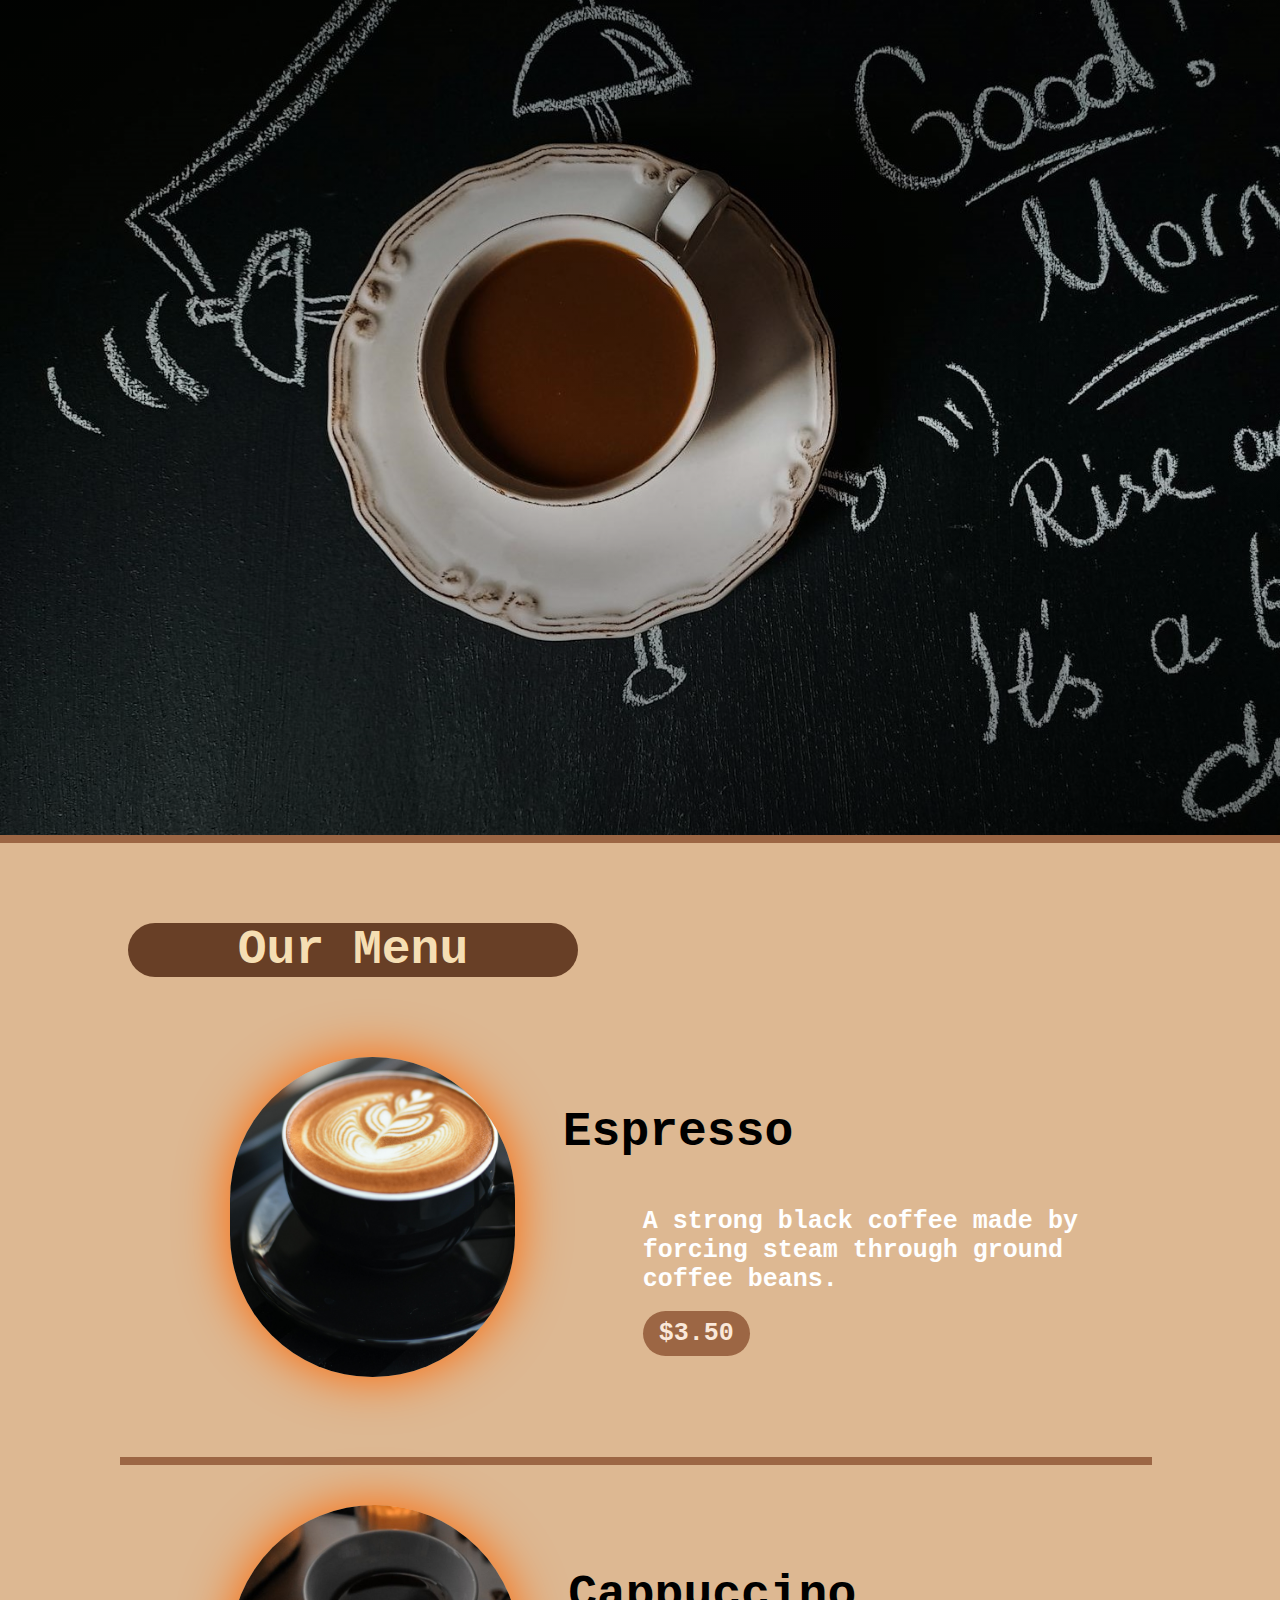
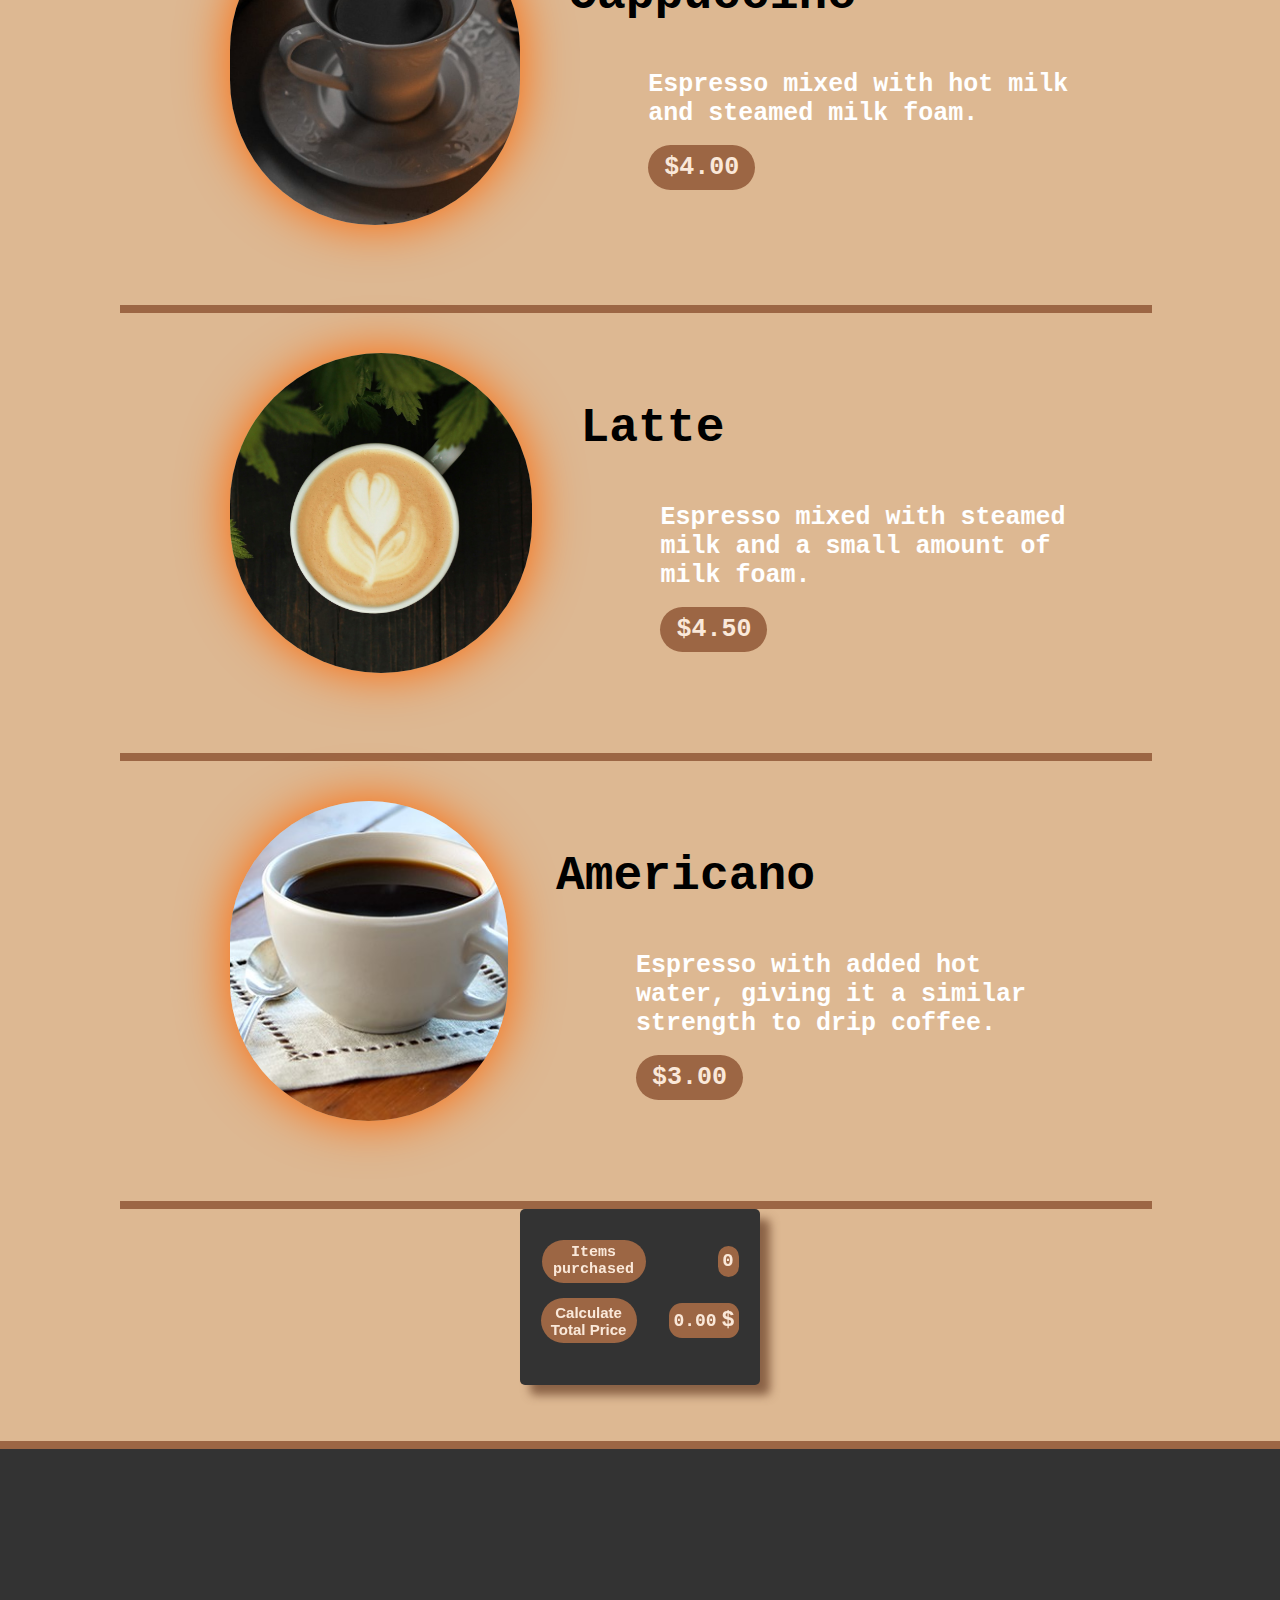
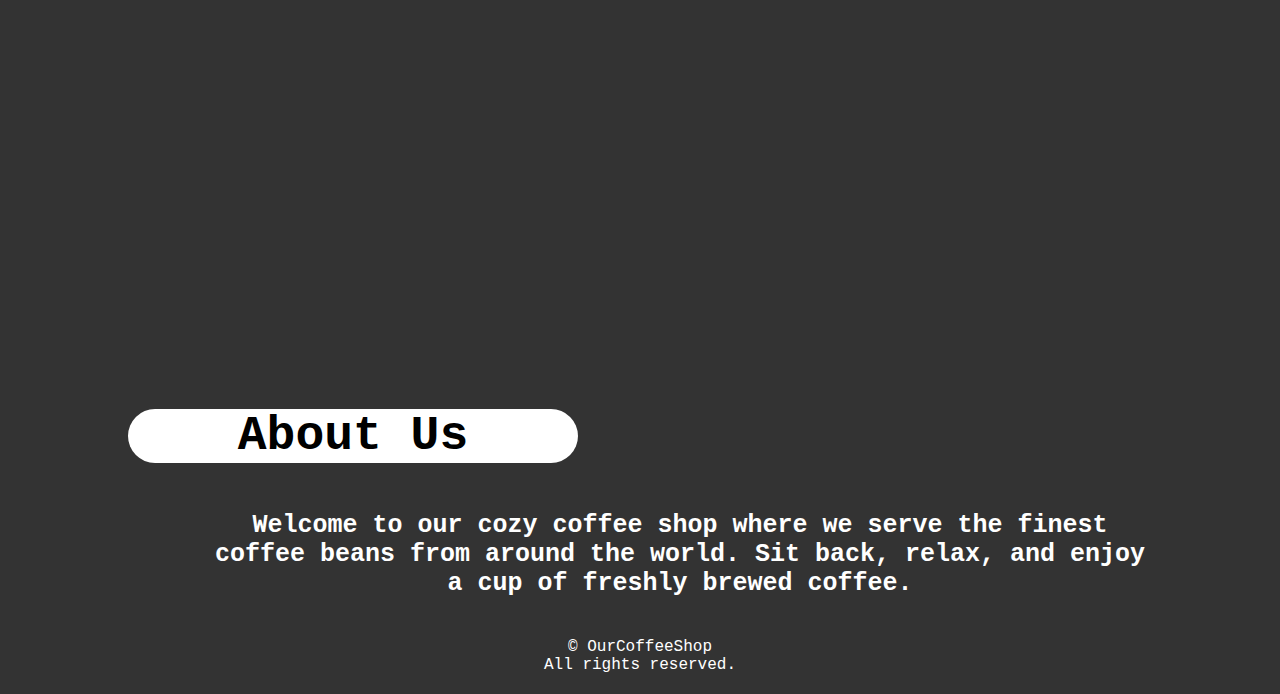
<file: Coffe store/index.html>
<!DOCTYPE html>
<html lang="en">
<head>
    <meta charset="UTF-8">
    <meta name="viewport" content="width=device-width, initial-scale=1.0">
    <title>OurCoffeeShop</title>
    <link rel="stylesheet" href="style.css">
</head>
<body>
    <header>
        <div class="heading">
            <!-- <p>Welcome to Our <br> Coffee Shop</p> -->
        </div>
    </header>


    <div class="line2"></div>


    <section id="menu">
        <div class="container">
            <h2>Our Menu</h2>
            
            <div class="item">
                <a href="abc" class="img1 shadow"></a>
                <div class="data">
                    <h3>Espresso</h3>
                    <p class="text">A strong black coffee made by forcing steam through ground coffee beans.</p>
                    <a  class="price">$3.50</a>
                </div>
            </div>
            

            <div class="line2"></div>

            <div class="item">
                <a href="abc" class="img2 shadow"></a>
                <div class="data">
                <h3>Cappuccino</h3>
                <p class="text">Espresso mixed with hot milk and steamed milk foam.</p>
                <a  class="price">$4.00</a>
                </div>
            </div>

            <div class="line2"></div>

            <div class="item">
                <a href="abc" class="img3 shadow"></a>
                <div class="data">
                    <h3>Latte</h3>
                    <p class="text">Espresso mixed with steamed milk and a small amount of milk foam.</p>
                    <a  class="price">$4.50</a>
                </div>
            </div>
            
            <div class="line2"></div>

            <div class="item">
                <a href="abc" class="img4 shadow"></a>
                <div class="data">
                    <h3>Americano</h3>
                    <p class="text">Espresso with added hot water, giving it a similar strength to drip coffee.</p>
                    <a  class="price">$3.00</a>
                </div>
            </div>

            <div class="line2"></div>


            <div class="lastdiv">
                <div class="NoItems">
                    <p class="itempurchased">Items purchased</p>
                    <p class="NoOfItem">0</p>
                </div>
                <div class="TotalPrice">
                    <button id="calculateButton">Calculate Total Price</button>
                    <div class="priceP">
                        <p class="DisplayPrice">0.00</p>
                        <p class="dolar">$</p>
                    </div>
                </div>
            </div>
            
            
        </div>



    </section>
    <div class="line2"></div>

    <footer>
        <section id="about">
            <div class="container">
                <p class="about">About Us</p>
                <p class="text">Welcome to our cozy coffee shop where we serve the finest coffee beans from around the world. Sit back, relax, and enjoy a cup of freshly brewed coffee.</p>
            </div>
        </section>
    
        
        
        <div class="container">
            <p>&copy; OurCoffeeShop <br> All rights reserved.</p>
        </div>
    </footer>
    <script src="teaStore.js"></script>
</body>
</html>
</file>
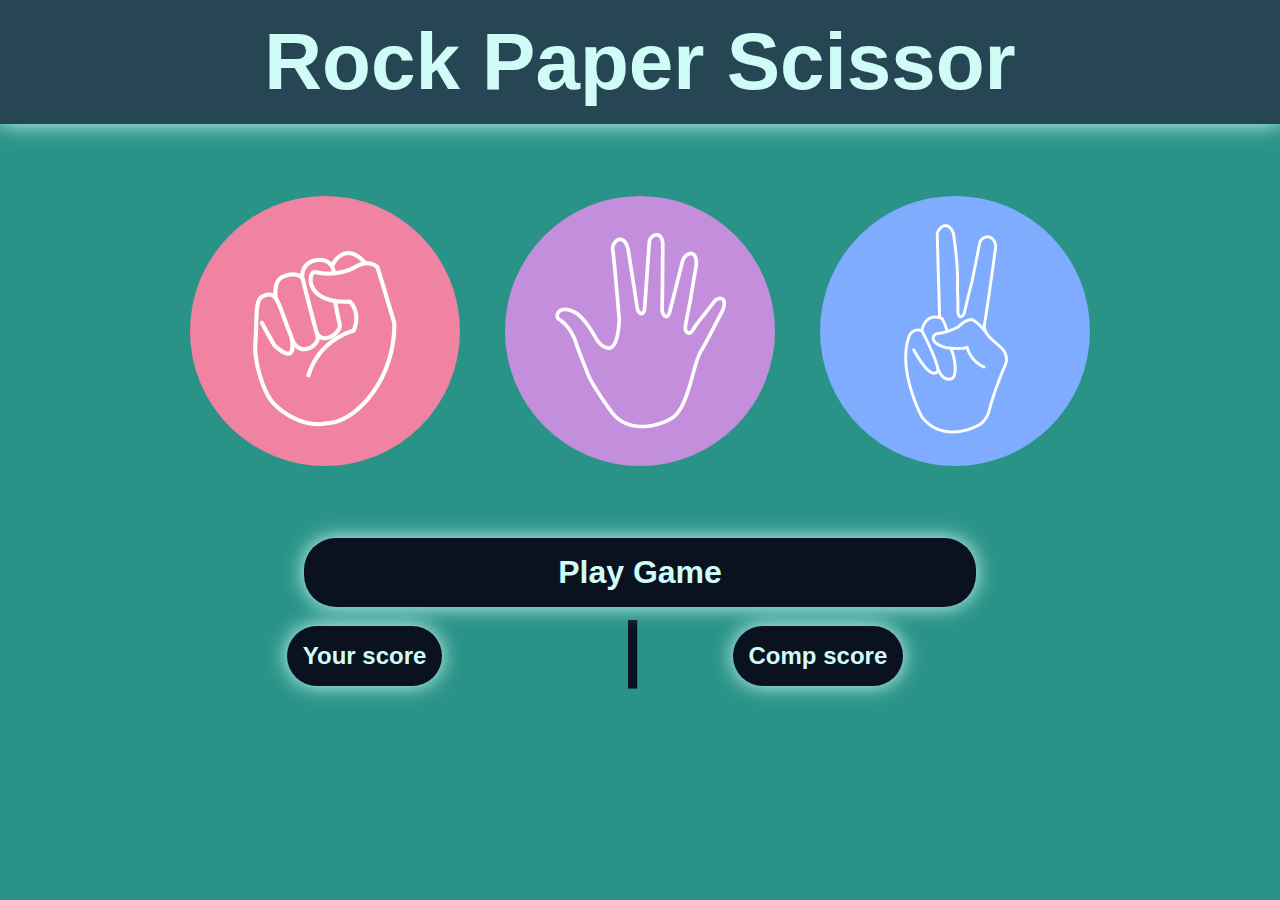
<file: Rock Paper Scissor game/index.html>
<!DOCTYPE html>
<html lang="en">
<head>
    <meta charset="UTF-8">
    <meta name="viewport" content="width=device-width, initial-scale=1.0">
    <link rel="stylesheet" href="style.css">
    <title>test</title>
</head>
<body>
    <div class="Title">
        <p>Rock Paper Scissor</p>
    </div>
    <div class="mainDiv">

        <div class="images">
            <img class="image" id="Rock" src="rock.png" alt="image">
            <img class="image" id="Paper" src="paper.png" alt="image">
            <img class="image" id="Scissor" src="scissors.png" alt="image">
        </div>

        <div class="notice">
           Play Game
        </div>

        <div class="text">
            <p class="texts">Your score</p>
            <p id="Your-count"></p>

            <p class="separater">|</p>
        
            <p class="texts">Comp score</p>
            <p id="Copm-count"></p>
        </div>

    </div>


    <script src="Rock_Paper_Scisser_game.js"></script>
</body>
</html>
</file>
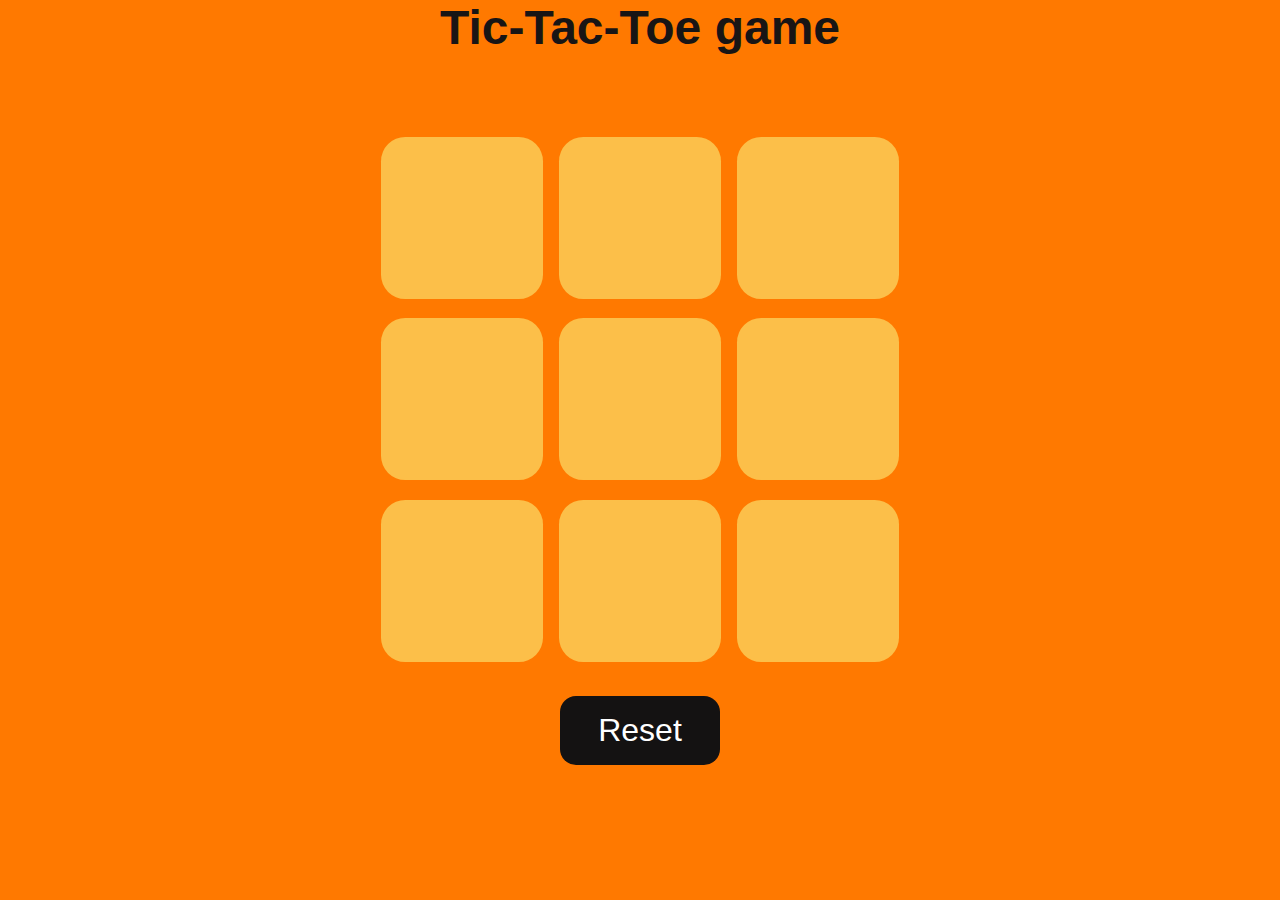
<file: Tic-Tac-Toe game/index.html>
<!DOCTYPE html>
<html lang="en">
<head>
    <meta charset="UTF-8">
    <meta name="viewport" content="width=device-width, initial-scale=1.0">
    <link rel="stylesheet" href="style.css">
    <title>Tic-Tac-Toe game</title>
</head>
<body>

<div class="main">
    <div class="winner hide">
        
    </div>
    <div class="title">
        <p class="text">Tic-Tac-Toe game</p>
    </div>
    <div class="container">
        <div class="boxes">
            <button class="box"></button>
            <button class="box"></button>
            <button class="box"></button>
            <button class="box"></button>
            <button class="box"></button>
            <button class="box"></button>
            <button class="box"></button>
            <button class="box"></button>
            <button class="box"></button>
        </div>
        <button class="reset">Reset</button>
    </div>
</div>










    <script src="game.js"></script>
</body>
</html>
</file>
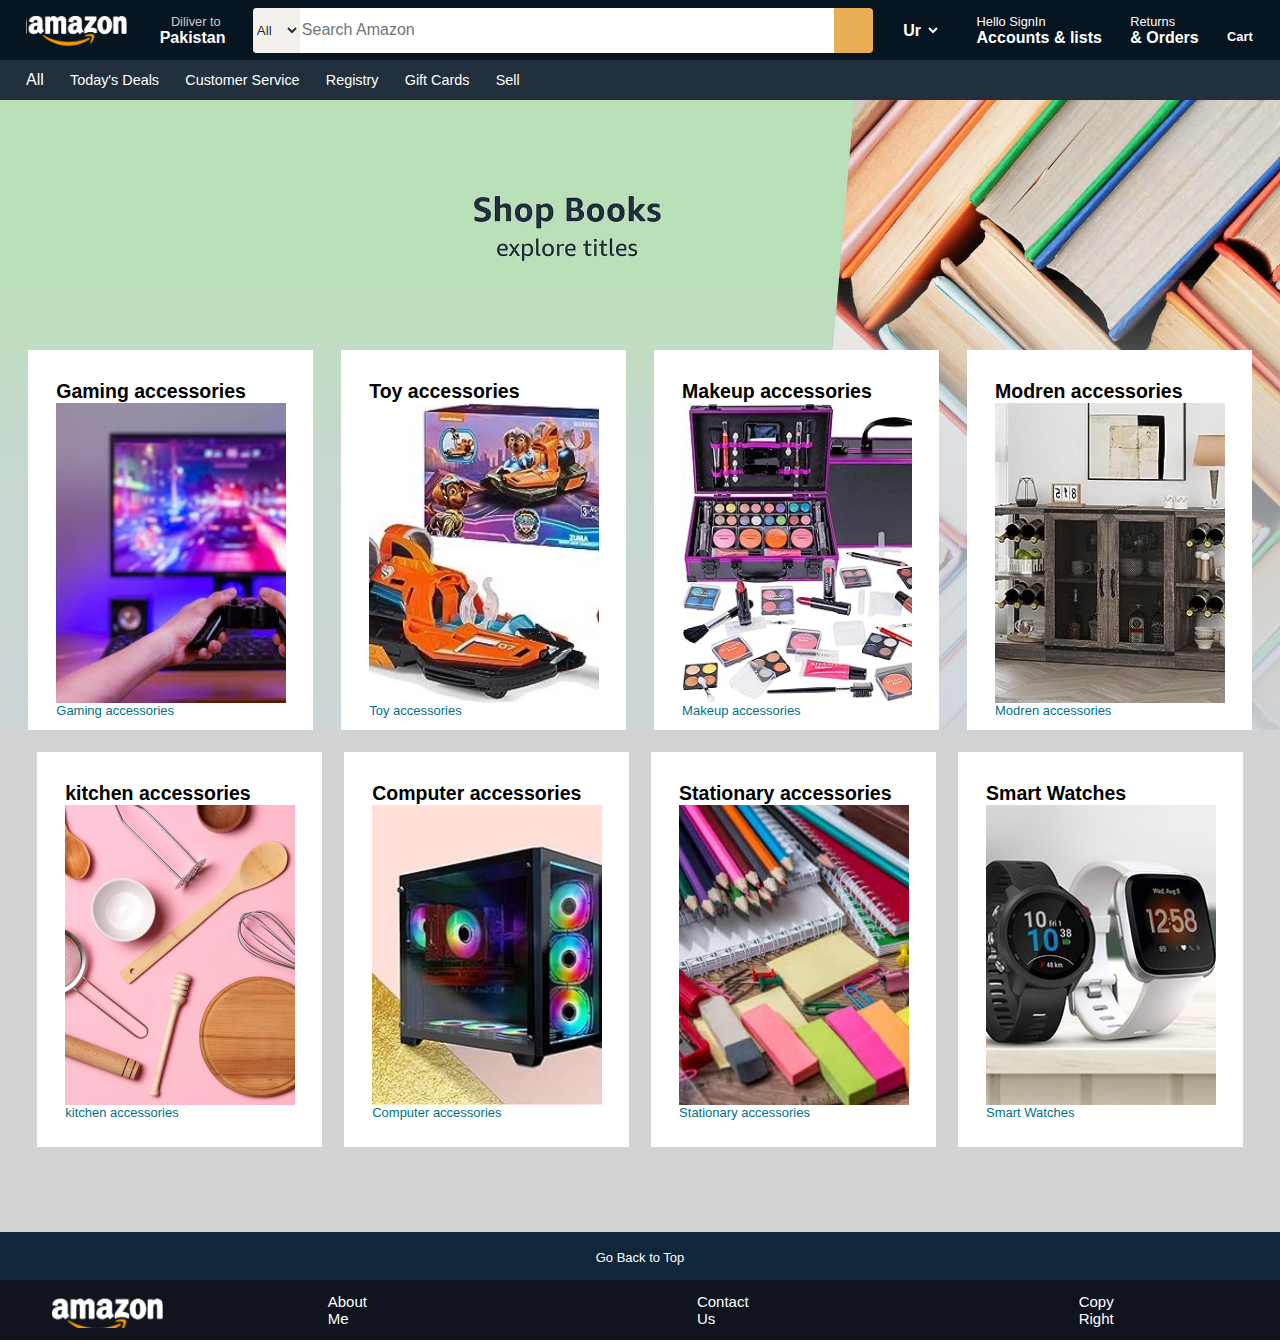
<file: Amazon/AmazonProject.html>
<!DOCTYPE html>
<html lang="en">
<head>
    <meta charset="UTF-8">
    <meta name="viewport" content="width=device-width, initial-scale=1.0">
    <link rel="stylesheet" href="AmazonProject.css">
    <link rel="stylesheet" href="https://cdnjs.cloudflare.com/ajax/libs/font-awesome/6.5.1/css/all.min.css" integrity="sha512-DTOQO9RWCH3ppGqcWaEA1BIZOC6xxalwEsw9c2QQeAIftl+Vegovlnee1c9QX4TctnWMn13TZye+giMm8e2LwA==" crossorigin="anonymous" referrerpolicy="no-referrer" />
    <title>Amazon</title>

</head>
<body>
    <header>
        <div class="navbar">

            <a class="logo-top border" href="AmazonProject.html"></a>

            <div class="nav-location border">

                <p class="address">
                    Diliver to
                </p>

                <div class="location-iocon">
                    <i class="fa-solid fa-location-dot"></i>
                    <p class="country">
                        <b>Pakistan</b>
                    </p>
                </div>

            </div>

            <div class="nav-search">

                <select class="search-select"> 

                    <option>
                        All
                    </option>

                </select>

                <div class="search-icon">
                    <input placeholder="Search Amazon" class="search-input">
                    <i id="icon" class="fa-solid fa-magnifying-glass"></i>
                </div>    

            </div>

            <div class="nav-language">

                <select class="option">

                    <option>
                        <i class="fa-regular fa-flag"></i> 
                        <p>Ur</p>
                    </option>

                    <option>
                        Hn
                    </option>

                    <option>
                        En
                    </option>

                    <option>
                        Ar
                    </option>

                    <option>
                        Kr
                    </option>

                </select>


            </div>

            <div class="nav-signin border">
                <p class="smallfont"><a  href="SignIn.html" class="SignIn"> Hello SignIn</a></p>
                <a href="SignIn.html" class="largefont">Accounts & lists</a>
            </div>

            <div class="order border">
                <p class="smallfont"><span> Returns</span></p>
                <p class="largefont">& Orders</p>
            </div>

            <div class="nav-cart border">
                <i class="fa-solid fa-cart-arrow-down"></i>
                Cart
            </div>

        </div>

        <div class="penal">

            <div class="penal-all border">
                <i class="fa-solid fa-bars"></i>
                All
            </div>

            <div class="penal-ops">
                <p class="border">Today's Deals</p>
                <p class="border">Customer Service</p>
                <p class="border">Registry</p>
                <p class="border">Gift Cards</p>
                <p class="border">Sell</p>
            </div>

        </div>
    </header>


    <div class="hero">

    </div>


    <div class="elements-container1">


        <div class="element1">

            <h2>Gaming accessories</h2>           
            <a class="itemlinks" href="ProductDetail1.html">
                <div class="elements-image1"></div>
            <p> Gaming accessories </p></a>  

        </div>  

        <div class="element2">
            <h2>Toy accessories</h2>              
            <a class="itemlinks" href="ProductDetail2.html">
                <div class="elements-image2"></div> 
            <p> Toy accessories </p></a>
        </div>

        <div class="element3">
            <h2>Makeup accessories</h2>             
            <a class="itemlinks" href="ProductDetail3.html">
                <div class="elements-image3"></div>  
            <p> Makeup accessories </p></a>
        </div>

        <div class="element4">
            <h2>Modren accessories</h2>             
            <a class="itemlinks" href="ProductDetail4.html">
                <div class="elements-image4"></div>
            <p> Modren accessories </p></a>
        </div>
        

    </div>


    <div class="elements-container2">


        <div class="element5">
            <h2>kitchen accessories</h2>              
            <a class="itemlinks" href="ProductDetail5.html">
                <div class="elements-image5"></div>
            <p> kitchen accessories </p></a>
        </div>

        <div class="element6">
            <h2>Computer accessories</h2>          
            <a class="itemlinks" href="ProductDetail6.html">
                <div class="elements-image6"></div> 
            <p> Computer accessories </p></a>
        </div>

        <div class="element7">
            <h2>Stationary accessories</h2>   
            <a class="itemlinks" href="ProductDetail7.html">
                <div class="elements-image7"></div>              
            <p> Stationary accessories </p></a>
        </div>

        <div class="element8">
            <h2>Smart Watches</h2>  
            <a class="itemlinks" href="ProductDetail8.html">
                <div class="elements-image8"></div> 
            <p> Smart Watches </p></a>
        </div>



    </div>


    <div class="top">
        <a class="top" href="AmazonProject.html">Go Back to Top</a>
    </div>




<footer id="footer">

   <a class="logo-botom" href="AmazonProject.html"></a>
   <a class="botom" href="AB">About Me</a> 
   <a class="botom" href="CU">Contact Us</a> 
   <a class="botom" href="CR">Copy Right</a> 
   
</footer>
</body>
</html>
</file>
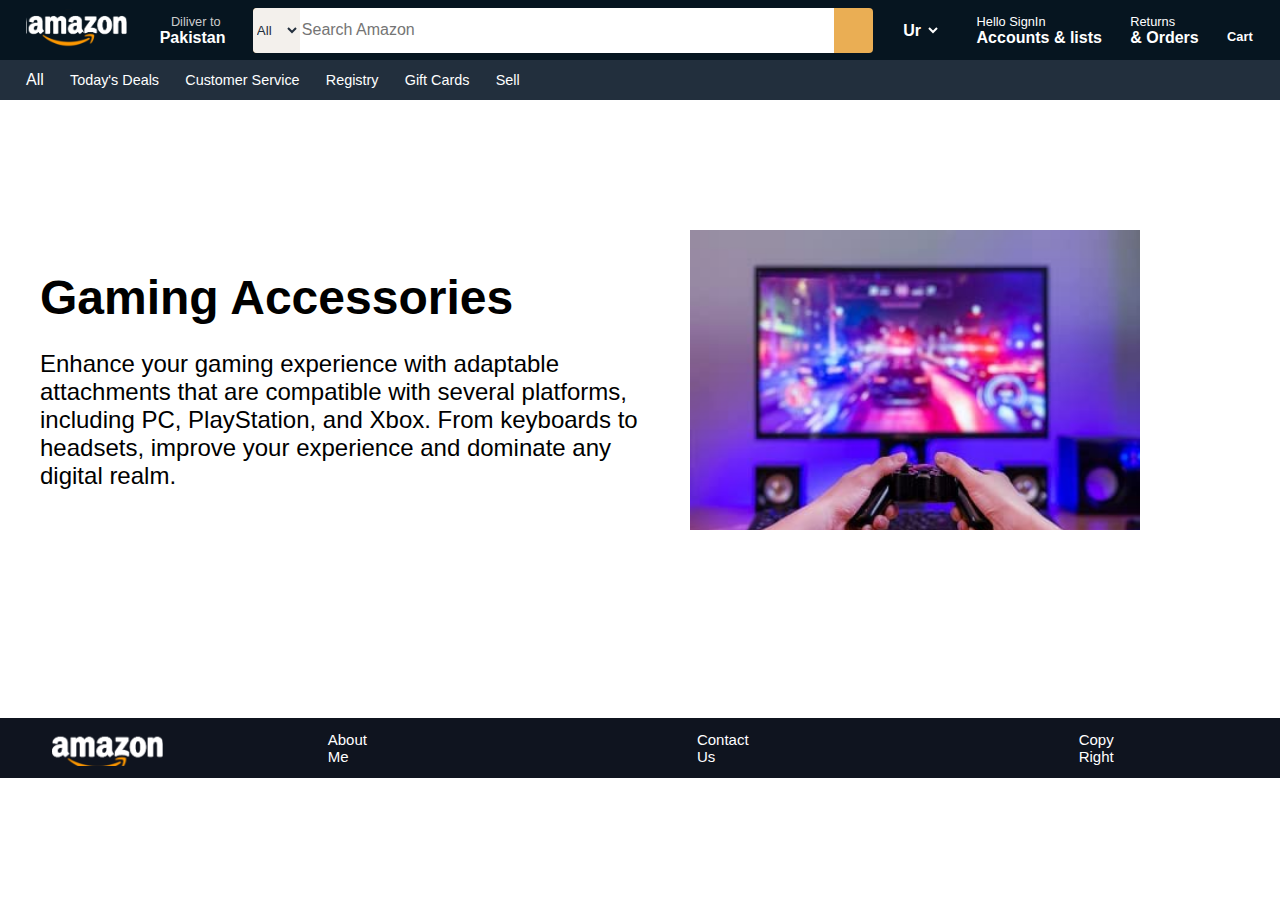
<file: Amazon/ProductDetail1.html>
<!DOCTYPE html>
<html lang="en">
<head>
    <meta charset="UTF-8">
    <meta name="viewport" content="width=device-width, initial-scale=1.0">
    <link rel="stylesheet" href="ProductDetail1.css">
    <title>Gaming Accessories</title>
</head>
<body>
    <div class="navbar">

        <a class="logo-top border" href="AmazonProject.html"></a>

        <div class="nav-location border">

            <p class="address">
                Diliver to
            </p>

            <div class="location-iocon">
                <i class="fa-solid fa-location-dot"></i>
                <p class="country">
                    <b>Pakistan</b>
                </p>
            </div>

        </div>

        <div class="nav-search">

            <select class="search-select"> 

                <option>
                    All
                </option>

            </select>

            <div class="search-icon">
                <input placeholder="Search Amazon" class="search-input">
                <i id="icon" class="fa-solid fa-magnifying-glass"></i>
            </div>    

        </div>

        <div class="nav-language">

            <select class="option">

                <option>
                    <i class="fa-regular fa-flag"></i> 
                    <p>Ur</p>
                </option>

                <option>
                    Hn
                </option>

                <option>
                    En
                </option>

                <option>
                    Ar
                </option>

                <option>
                    Kr
                </option>

            </select>


        </div>

        <div class="nav-signin border">
            <p class="smallfont"><a  href="SignIn.html" class="SignIn"> Hello SignIn</a></p>
            <a href="SignIn.html" class="largefont">Accounts & lists</a>
        </div>

        <div class="order border">
            <p class="smallfont"><span> Returns</span></p>
            <p class="largefont">& Orders</p>
        </div>

        <div class="nav-cart border">
            <i class="fa-solid fa-cart-arrow-down"></i>
            Cart
        </div>

    </div>

    <div class="penal">

        <div class="penal-all border">
            <i class="fa-solid fa-bars"></i>
            All
        </div>

        <div class="penal-ops">
            <p class="border">Today's Deals</p>
            <p class="border">Customer Service</p>
            <p class="border">Registry</p>
            <p class="border">Gift Cards</p>
            <p class="border">Sell</p>
        </div>

    </div>
</header>

<div class="Mbox">

    <div class="text">

        <h1 class="Mheading">Gaming Accessories</h1>

        <p class="Ptext">Enhance your gaming experience with adaptable attachments 
            that are compatible with several platforms, including PC, 
            PlayStation, and Xbox. From keyboards to headsets, improve 
            your experience and dominate any digital realm.
        </p>

    </div>
    <div class="img">

    </div>

</div>


<footer id="footer">

    <a class="logo-botom" href="AmazonProject.html"></a>
    <a class="botom" href="AB">About Me</a> 
    <a class="botom" href="CU">Contact Us</a> 
    <a class="botom" href="CR">Copy Right</a> 
    
 </footer>
</body>
</html>
</file>
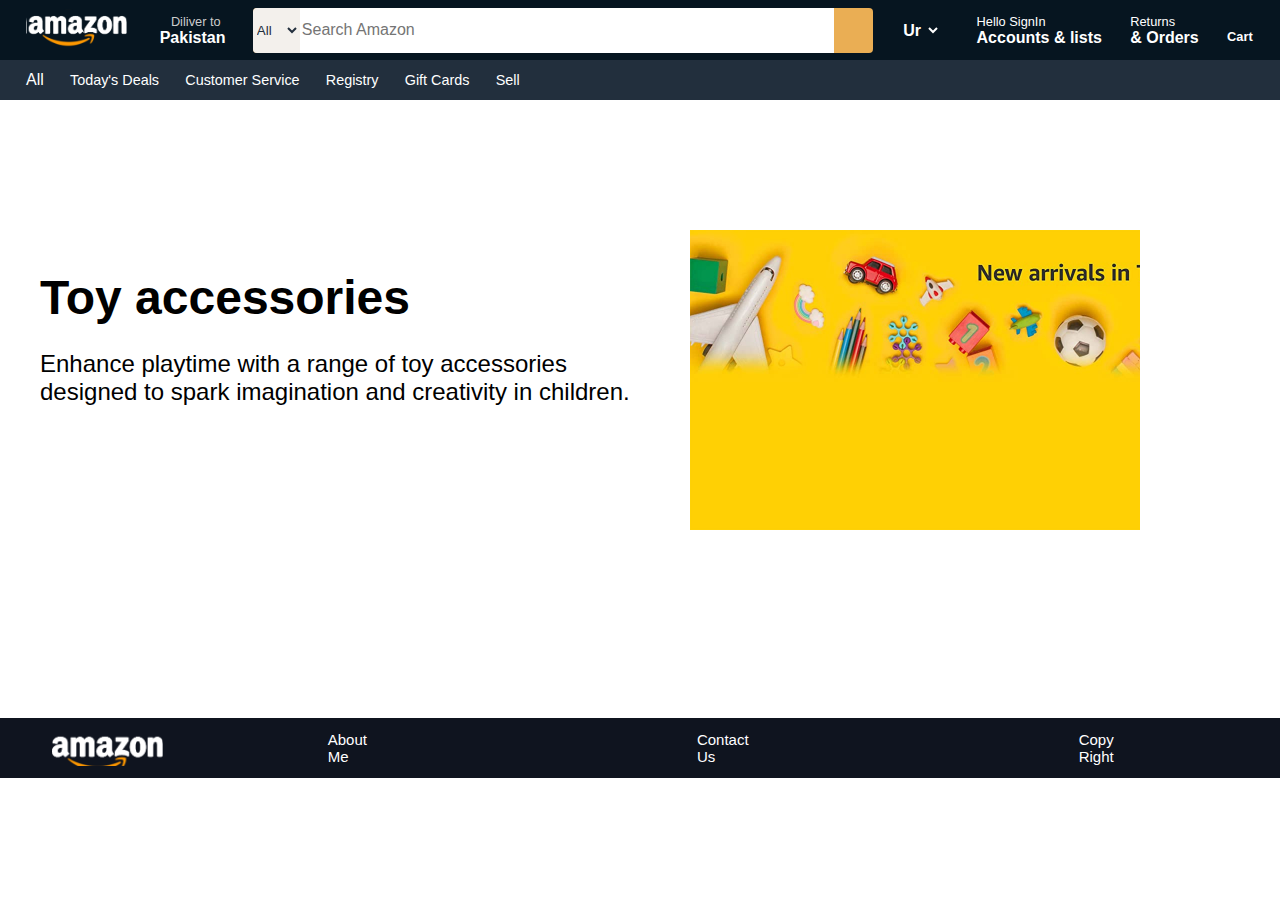
<file: Amazon/ProductDetail2.html>
<!DOCTYPE html>
<html lang="en">
<head>
    <meta charset="UTF-8">
    <meta name="viewport" content="width=device-width, initial-scale=1.0">
    <link rel="stylesheet" href="ProductDetail2.css">
    <title>Toy accessories</title>
</head>
<body>
    <div class="navbar">

        <a class="logo-top border" href="AmazonProject.html"></a>

        <div class="nav-location border">

            <p class="address">
                Diliver to
            </p>

            <div class="location-iocon">
                <i class="fa-solid fa-location-dot"></i>
                <p class="country">
                    <b>Pakistan</b>
                </p>
            </div>

        </div>

        <div class="nav-search">

            <select class="search-select"> 

                <option>
                    All
                </option>

            </select>

            <div class="search-icon">
                <input placeholder="Search Amazon" class="search-input">
                <i id="icon" class="fa-solid fa-magnifying-glass"></i>
            </div>    

        </div>

        <div class="nav-language">

            <select class="option">

                <option>
                    <i class="fa-regular fa-flag"></i> 
                    <p>Ur</p>
                </option>

                <option>
                    Hn
                </option>

                <option>
                    En
                </option>

                <option>
                    Ar
                </option>

                <option>
                    Kr
                </option>

            </select>


        </div>

        <div class="nav-signin border">
            <p class="smallfont"><a  href="SignIn.html" class="SignIn"> Hello SignIn</a></p>
            <a href="SignIn.html" class="largefont">Accounts & lists</a>
        </div>

        <div class="order border">
            <p class="smallfont"><span> Returns</span></p>
            <p class="largefont">& Orders</p>
        </div>

        <div class="nav-cart border">
            <i class="fa-solid fa-cart-arrow-down"></i>
            Cart
        </div>

    </div>

    <div class="penal">

        <div class="penal-all border">
            <i class="fa-solid fa-bars"></i>
            All
        </div>

        <div class="penal-ops">
            <p class="border">Today's Deals</p>
            <p class="border">Customer Service</p>
            <p class="border">Registry</p>
            <p class="border">Gift Cards</p>
            <p class="border">Sell</p>
        </div>

    </div>
</header>

<div class="Mbox">

    <div class="text">

        <h1 class="Mheading">Toy accessories</h1>

        <p class="Ptext">Enhance playtime with a range of toy accessories<br> designed 
            to spark imagination and creativity in children.
        </p>

    </div>
    <div class="img">

    </div>

</div>


<footer id="footer">

    <a class="logo-botom" href="AmazonProject.html"></a>
    <a class="botom" href="AB">About Me</a> 
    <a class="botom" href="CU">Contact Us</a> 
    <a class="botom" href="CR">Copy Right</a> 
    
 </footer>
</body>
</html>
</file>
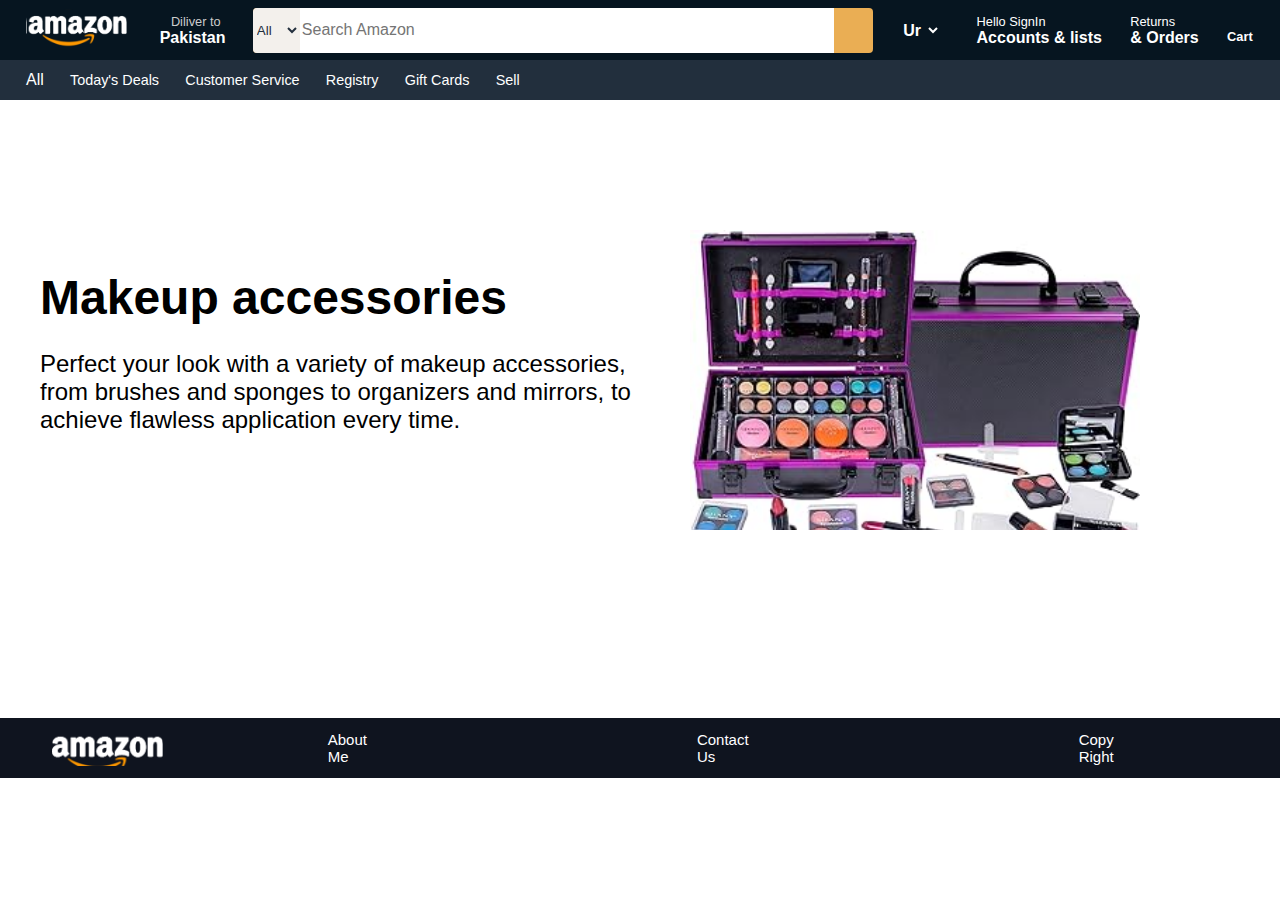
<file: Amazon/ProductDetail3.html>
<!DOCTYPE html>
<html lang="en">
<head>
    <meta charset="UTF-8">
    <meta name="viewport" content="width=device-width, initial-scale=1.0">
    <link rel="stylesheet" href="ProductDetail3.css">
    <title>Makeup Accessories</title>
</head>
<body>
    <div class="navbar">

        <a class="logo-top border" href="AmazonProject.html"></a>

        <div class="nav-location border">

            <p class="address">
                Diliver to
            </p>

            <div class="location-iocon">
                <i class="fa-solid fa-location-dot"></i>
                <p class="country">
                    <b>Pakistan</b>
                </p>
            </div>

        </div>

        <div class="nav-search">

            <select class="search-select"> 

                <option>
                    All
                </option>

            </select>

            <div class="search-icon">
                <input placeholder="Search Amazon" class="search-input">
                <i id="icon" class="fa-solid fa-magnifying-glass"></i>
            </div>    

        </div>

        <div class="nav-language">

            <select class="option">

                <option>
                    <i class="fa-regular fa-flag"></i> 
                    <p>Ur</p>
                </option>

                <option>
                    Hn
                </option>

                <option>
                    En
                </option>

                <option>
                    Ar
                </option>

                <option>
                    Kr
                </option>

            </select>


        </div>

        <div class="nav-signin border">
            <p class="smallfont"><a  href="SignIn.html" class="SignIn"> Hello SignIn</a></p>
            <a href="SignIn.html" class="largefont">Accounts & lists</a>
        </div>

        <div class="order border">
            <p class="smallfont"><span> Returns</span></p>
            <p class="largefont">& Orders</p>
        </div>

        <div class="nav-cart border">
            <i class="fa-solid fa-cart-arrow-down"></i>
            Cart
        </div>

    </div>

    <div class="penal">

        <div class="penal-all border">
            <i class="fa-solid fa-bars"></i>
            All
        </div>

        <div class="penal-ops">
            <p class="border">Today's Deals</p>
            <p class="border">Customer Service</p>
            <p class="border">Registry</p>
            <p class="border">Gift Cards</p>
            <p class="border">Sell</p>
        </div>

    </div>
</header>

<div class="Mbox">

    <div class="text">

        <h1 class="Mheading">Makeup accessories</h1>

        <p class="Ptext">Perfect your look with a variety of makeup accessories, 
            from brushes and sponges to organizers and mirrors, to achieve flawless application every time.
        </p>

    </div>
    <div class="img">

    </div>

</div>


<footer id="footer">

    <a class="logo-botom" href="AmazonProject.html"></a>
    <a class="botom" href="AB">About Me</a> 
    <a class="botom" href="CU">Contact Us</a> 
    <a class="botom" href="CR">Copy Right</a> 
    
 </footer>
</body>
</html>
</file>
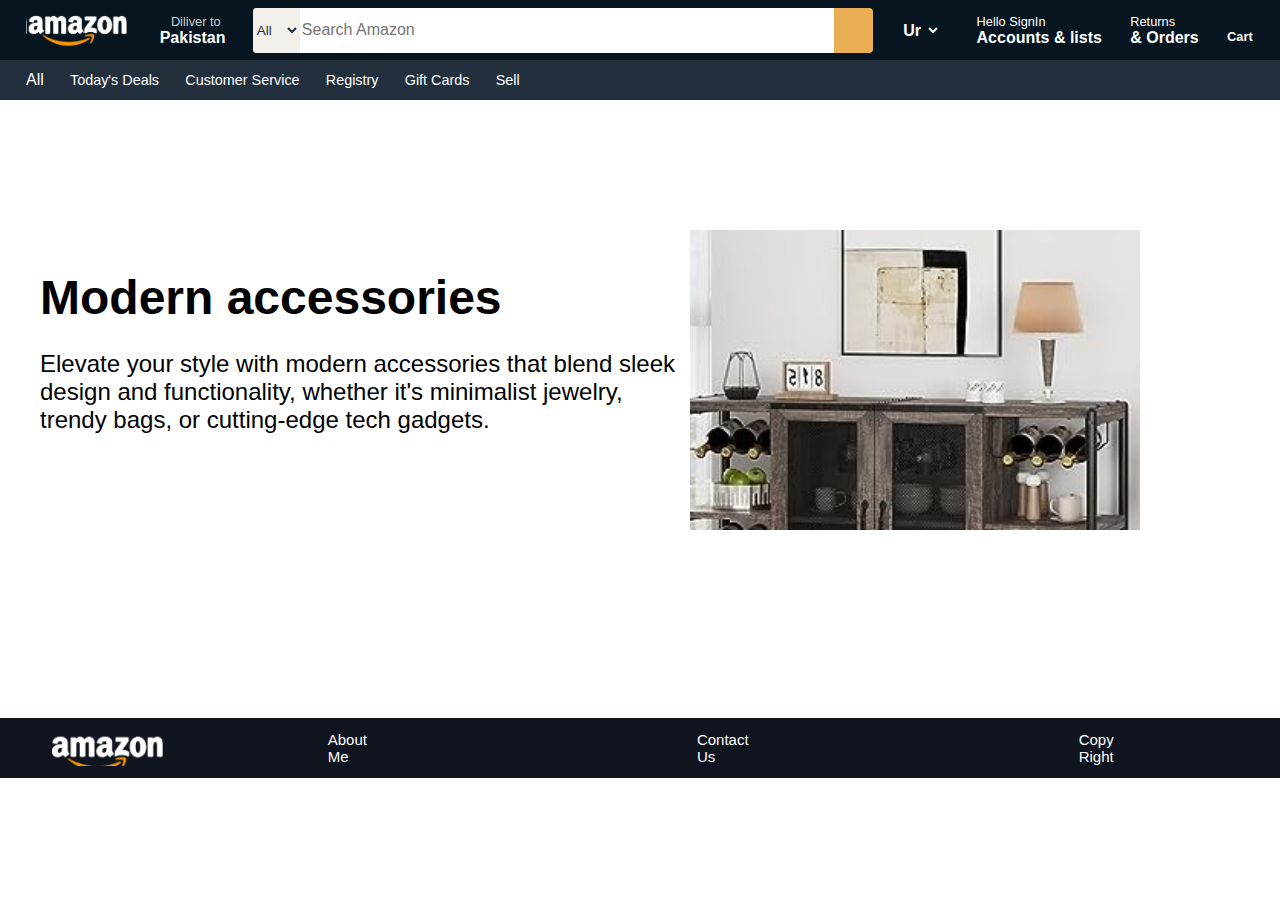
<file: Amazon/ProductDetail4.html>
<!DOCTYPE html>
<html lang="en">
<head>
    <meta charset="UTF-8">
    <meta name="viewport" content="width=device-width, initial-scale=1.0">
    <link rel="stylesheet" href="ProductDetail4.css">
    <title>Modern accessories</title>
</head>
<body>
    <div class="navbar">

        <a class="logo-top border" href="AmazonProject.html"></a>

        <div class="nav-location border">

            <p class="address">
                Diliver to
            </p>

            <div class="location-iocon">
                <i class="fa-solid fa-location-dot"></i>
                <p class="country">
                    <b>Pakistan</b>
                </p>
            </div>

        </div>

        <div class="nav-search">

            <select class="search-select"> 

                <option>
                    All
                </option>

            </select>

            <div class="search-icon">
                <input placeholder="Search Amazon" class="search-input">
                <i id="icon" class="fa-solid fa-magnifying-glass"></i>
            </div>    

        </div>

        <div class="nav-language">

            <select class="option">

                <option>
                    <i class="fa-regular fa-flag"></i> 
                    <p>Ur</p>
                </option>

                <option>
                    Hn
                </option>

                <option>
                    En
                </option>

                <option>
                    Ar
                </option>

                <option>
                    Kr
                </option>

            </select>


        </div>

        <div class="nav-signin border">
            <p class="smallfont"><a  href="SignIn.html" class="SignIn"> Hello SignIn</a></p>
            <a href="SignIn.html" class="largefont">Accounts & lists</a>
        </div>

        <div class="order border">
            <p class="smallfont"><span> Returns</span></p>
            <p class="largefont">& Orders</p>
        </div>

        <div class="nav-cart border">
            <i class="fa-solid fa-cart-arrow-down"></i>
            Cart
        </div>

    </div>

    <div class="penal">

        <div class="penal-all border">
            <i class="fa-solid fa-bars"></i>
            All
        </div>

        <div class="penal-ops">
            <p class="border">Today's Deals</p>
            <p class="border">Customer Service</p>
            <p class="border">Registry</p>
            <p class="border">Gift Cards</p>
            <p class="border">Sell</p>
        </div>

    </div>
</header>

<div class="Mbox">

    <div class="text">

        <h1 class="Mheading">Modern accessories</h1>

        <p class="Ptext">Elevate your style with modern accessories that blend sleek design and functionality, 
            whether it's minimalist jewelry, trendy bags, or cutting-edge tech gadgets.
        </p>

    </div>
    <div class="img">

    </div>

</div>


<footer id="footer">

    <a class="logo-botom" href="AmazonProject.html"></a>
    <a class="botom" href="AB">About Me</a> 
    <a class="botom" href="CU">Contact Us</a> 
    <a class="botom" href="CR">Copy Right</a> 
    
 </footer>
</body>
</html>
</file>
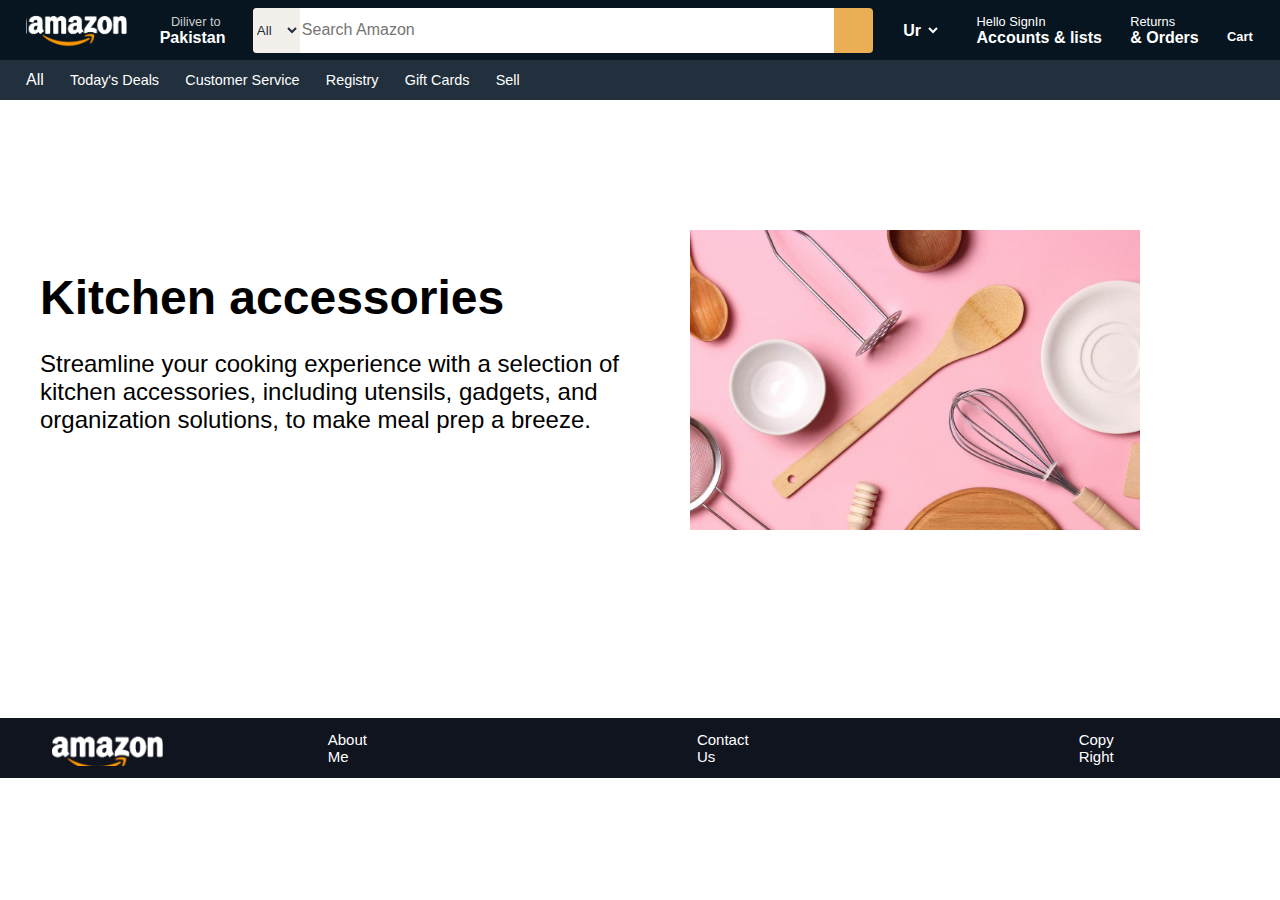
<file: Amazon/ProductDetail5.html>
<!DOCTYPE html>
<html lang="en">
<head>
    <meta charset="UTF-8">
    <meta name="viewport" content="width=device-width, initial-scale=1.0">
    <link rel="stylesheet" href="ProductDetail5.css">
    <title>Kitchen accessories</title>
</head>
<body>
    <div class="navbar">

        <a class="logo-top border" href="AmazonProject.html"></a>

        <div class="nav-location border">

            <p class="address">
                Diliver to
            </p>

            <div class="location-iocon">
                <i class="fa-solid fa-location-dot"></i>
                <p class="country">
                    <b>Pakistan</b>
                </p>
            </div>

        </div>

        <div class="nav-search">

            <select class="search-select"> 

                <option>
                    All
                </option>

            </select>

            <div class="search-icon">
                <input placeholder="Search Amazon" class="search-input">
                <i id="icon" class="fa-solid fa-magnifying-glass"></i>
            </div>    

        </div>

        <div class="nav-language">

            <select class="option">

                <option>
                    <i class="fa-regular fa-flag"></i> 
                    <p>Ur</p>
                </option>

                <option>
                    Hn
                </option>

                <option>
                    En
                </option>

                <option>
                    Ar
                </option>

                <option>
                    Kr
                </option>

            </select>


        </div>

        <div class="nav-signin border">
            <p class="smallfont"><a  href="SignIn.html" class="SignIn"> Hello SignIn</a></p>
            <a href="SignIn.html" class="largefont">Accounts & lists</a>
        </div>

        <div class="order border">
            <p class="smallfont"><span> Returns</span></p>
            <p class="largefont">& Orders</p>
        </div>

        <div class="nav-cart border">
            <i class="fa-solid fa-cart-arrow-down"></i>
            Cart
        </div>

    </div>

    <div class="penal">

        <div class="penal-all border">
            <i class="fa-solid fa-bars"></i>
            All
        </div>

        <div class="penal-ops">
            <p class="border">Today's Deals</p>
            <p class="border">Customer Service</p>
            <p class="border">Registry</p>
            <p class="border">Gift Cards</p>
            <p class="border">Sell</p>
        </div>

    </div>
</header>

<div class="Mbox">

    <div class="text">

        <h1 class="Mheading">Kitchen accessories</h1>

        <p class="Ptext">Streamline your cooking experience with a selection of kitchen accessories, 
            including utensils, gadgets, and organization solutions, to make meal prep a breeze.
        </p>

    </div>
    <div class="img">

    </div>

</div>


<footer id="footer">

    <a class="logo-botom" href="AmazonProject.html"></a>
    <a class="botom" href="AB">About Me</a> 
    <a class="botom" href="CU">Contact Us</a> 
    <a class="botom" href="CR">Copy Right</a> 
    
 </footer>
</body>
</html>
</file>
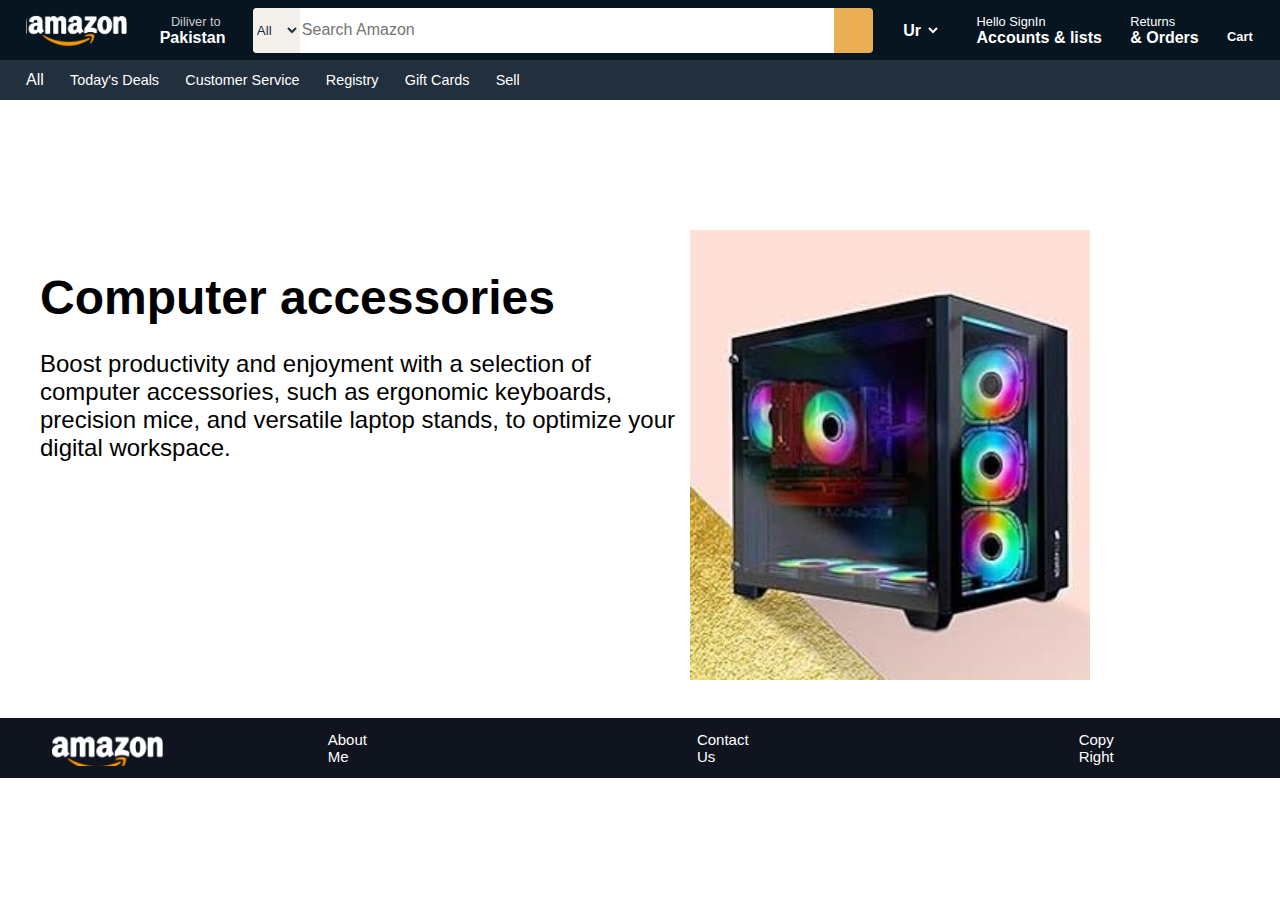
<file: Amazon/ProductDetail6.html>
<!DOCTYPE html>
<html lang="en">
<head>
    <meta charset="UTF-8">
    <meta name="viewport" content="width=device-width, initial-scale=1.0">
    <link rel="stylesheet" href="ProductDetail6.css">
    <title>Computer accessories</title>
</head>
<body>
    <div class="navbar">

        <a class="logo-top border" href="AmazonProject.html"></a>

        <div class="nav-location border">

            <p class="address">
                Diliver to
            </p>

            <div class="location-iocon">
                <i class="fa-solid fa-location-dot"></i>
                <p class="country">
                    <b>Pakistan</b>
                </p>
            </div>

        </div>

        <div class="nav-search">

            <select class="search-select"> 

                <option>
                    All
                </option>

            </select>

            <div class="search-icon">
                <input placeholder="Search Amazon" class="search-input">
                <i id="icon" class="fa-solid fa-magnifying-glass"></i>
            </div>    

        </div>

        <div class="nav-language">

            <select class="option">

                <option>
                    <i class="fa-regular fa-flag"></i> 
                    <p>Ur</p>
                </option>

                <option>
                    Hn
                </option>

                <option>
                    En
                </option>

                <option>
                    Ar
                </option>

                <option>
                    Kr
                </option>

            </select>


        </div>

        <div class="nav-signin border">
            <p class="smallfont"><a  href="SignIn.html" class="SignIn"> Hello SignIn</a></p>
            <a href="SignIn.html" class="largefont">Accounts & lists</a>
        </div>

        <div class="order border">
            <p class="smallfont"><span> Returns</span></p>
            <p class="largefont">& Orders</p>
        </div>

        <div class="nav-cart border">
            <i class="fa-solid fa-cart-arrow-down"></i>
            Cart
        </div>

    </div>

    <div class="penal">

        <div class="penal-all border">
            <i class="fa-solid fa-bars"></i>
            All
        </div>

        <div class="penal-ops">
            <p class="border">Today's Deals</p>
            <p class="border">Customer Service</p>
            <p class="border">Registry</p>
            <p class="border">Gift Cards</p>
            <p class="border">Sell</p>
        </div>

    </div>
</header>

<div class="Mbox">

    <div class="text">

        <h1 class="Mheading">Computer accessories</h1>

        <p class="Ptext">Boost productivity and enjoyment with a selection of computer accessories, 
            such as ergonomic keyboards, 
            precision mice, and versatile laptop stands, to optimize your digital workspace.
        </p>

    </div>
    <div class="img">

    </div>

</div>


<footer id="footer">

    <a class="logo-botom" href="AmazonProject.html"></a>
    <a class="botom" href="AB">About Me</a> 
    <a class="botom" href="CU">Contact Us</a> 
    <a class="botom" href="CR">Copy Right</a> 
    
 </footer>
</body>
</html>
</file>
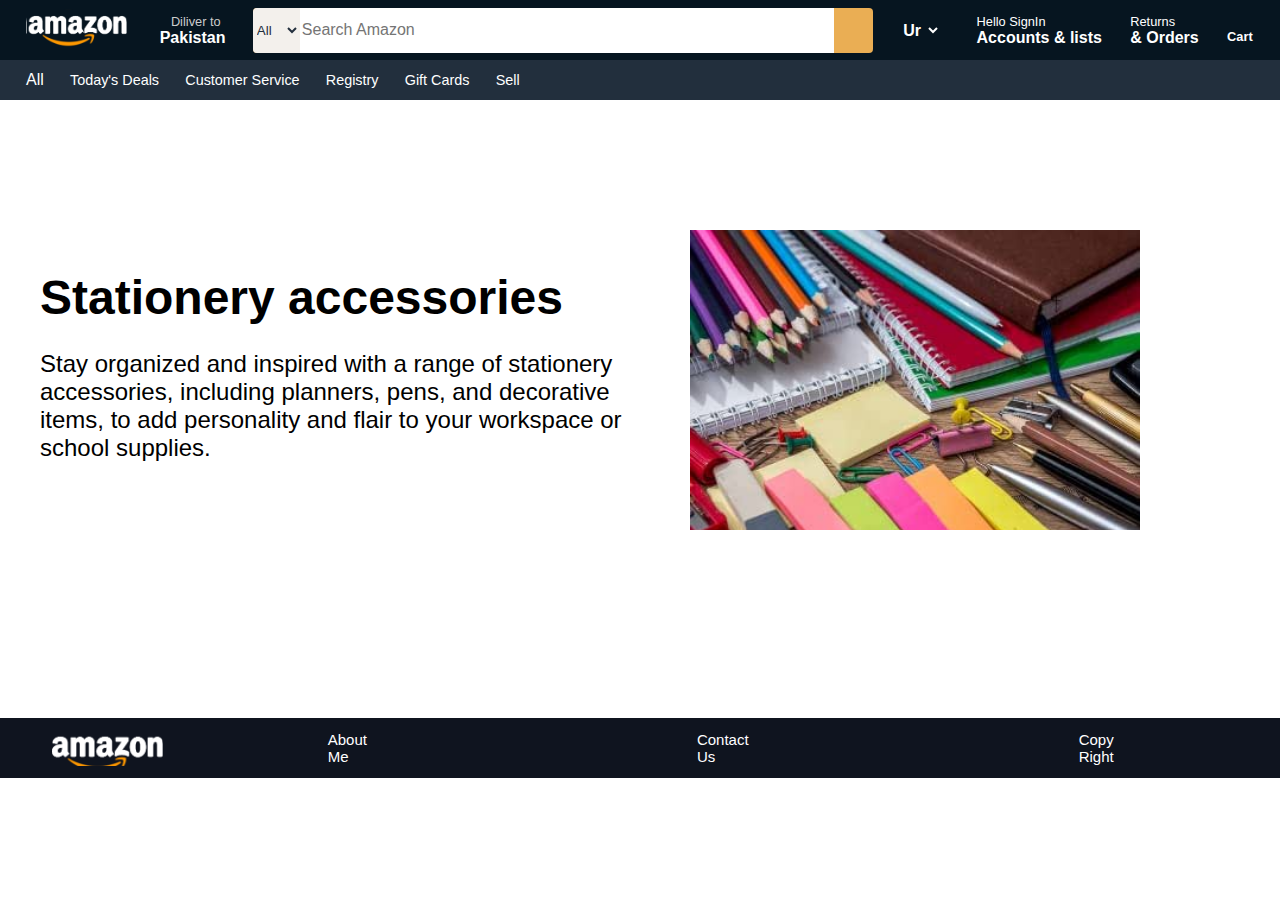
<file: Amazon/ProductDetail7.html>
<!DOCTYPE html>
<html lang="en">
<head>
    <meta charset="UTF-8">
    <meta name="viewport" content="width=device-width, initial-scale=1.0">
    <link rel="stylesheet" href="ProductDetail7.css">
    <title>Stationery accessories</title>
</head>
<body>
    <div class="navbar">

        <a class="logo-top border" href="AmazonProject.html"></a>

        <div class="nav-location border">

            <p class="address">
                Diliver to
            </p>

            <div class="location-iocon">
                <i class="fa-solid fa-location-dot"></i>
                <p class="country">
                    <b>Pakistan</b>
                </p>
            </div>

        </div>

        <div class="nav-search">

            <select class="search-select"> 

                <option>
                    All
                </option>

            </select>

            <div class="search-icon">
                <input placeholder="Search Amazon" class="search-input">
                <i id="icon" class="fa-solid fa-magnifying-glass"></i>
            </div>    

        </div>

        <div class="nav-language">

            <select class="option">

                <option>
                    <i class="fa-regular fa-flag"></i> 
                    <p>Ur</p>
                </option>

                <option>
                    Hn
                </option>

                <option>
                    En
                </option>

                <option>
                    Ar
                </option>

                <option>
                    Kr
                </option>

            </select>


        </div>

        <div class="nav-signin border">
            <p class="smallfont"><a  href="SignIn.html" class="SignIn"> Hello SignIn</a></p>
            <a href="SignIn.html" class="largefont">Accounts & lists</a>
        </div>

        <div class="order border">
            <p class="smallfont"><span> Returns</span></p>
            <p class="largefont">& Orders</p>
        </div>

        <div class="nav-cart border">
            <i class="fa-solid fa-cart-arrow-down"></i>
            Cart
        </div>

    </div>

    <div class="penal">

        <div class="penal-all border">
            <i class="fa-solid fa-bars"></i>
            All
        </div>

        <div class="penal-ops">
            <p class="border">Today's Deals</p>
            <p class="border">Customer Service</p>
            <p class="border">Registry</p>
            <p class="border">Gift Cards</p>
            <p class="border">Sell</p>
        </div>

    </div>
</header>

<div class="Mbox">

    <div class="text">

        <h1 class="Mheading">Stationery accessories</h1>

        <p class="Ptext">Stay organized and inspired with a range of stationery accessories, including planners, 
            pens, and decorative items, to add personality and flair to your workspace or school supplies.
        </p>

    </div>
    <div class="img">

    </div>

</div>


<footer id="footer">

    <a class="logo-botom" href="AmazonProject.html"></a>
    <a class="botom" href="AB">About Me</a> 
    <a class="botom" href="CU">Contact Us</a> 
    <a class="botom" href="CR">Copy Right</a> 
    
 </footer>
</body>
</html>
</file>
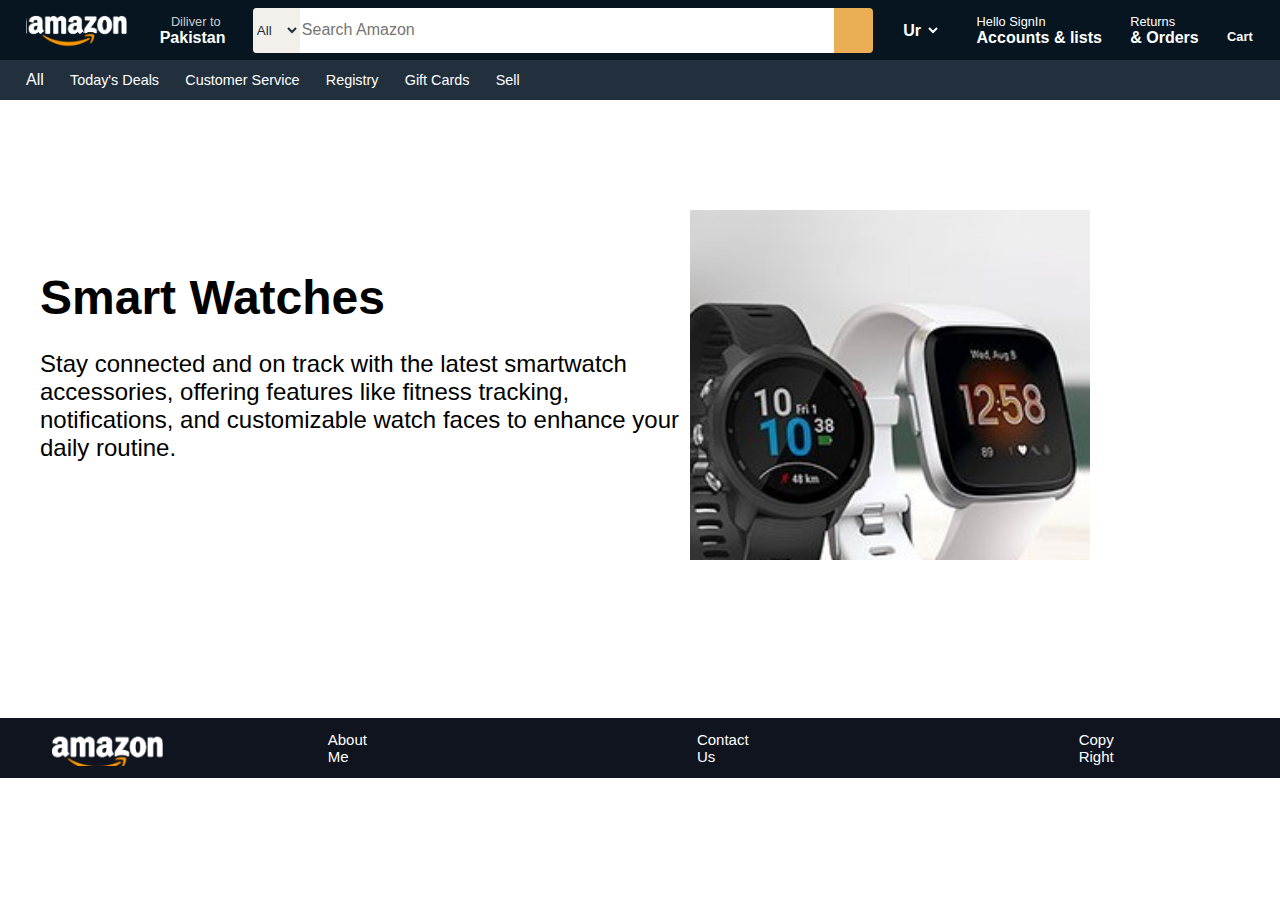
<file: Amazon/ProductDetail8.html>
<!DOCTYPE html>
<html lang="en">
<head>
    <meta charset="UTF-8">
    <meta name="viewport" content="width=device-width, initial-scale=1.0">
    <link rel="stylesheet" href="ProductDetail8.css">
    <title>Smart Watches</title>
</head>
<body>
    <div class="navbar">

        <a class="logo-top border" href="AmazonProject.html"></a>

        <div class="nav-location border">

            <p class="address">
                Diliver to
            </p>

            <div class="location-iocon">
                <i class="fa-solid fa-location-dot"></i>
                <p class="country">
                    <b>Pakistan</b>
                </p>
            </div>

        </div>

        <div class="nav-search">

            <select class="search-select"> 

                <option>
                    All
                </option>

            </select>

            <div class="search-icon">
                <input placeholder="Search Amazon" class="search-input">
                <i id="icon" class="fa-solid fa-magnifying-glass"></i>
            </div>    

        </div>

        <div class="nav-language">

            <select class="option">

                <option>
                    <i class="fa-regular fa-flag"></i> 
                    <p>Ur</p>
                </option>

                <option>
                    Hn
                </option>

                <option>
                    En
                </option>

                <option>
                    Ar
                </option>

                <option>
                    Kr
                </option>

            </select>


        </div>

        <div class="nav-signin border">
            <p class="smallfont"><a  href="SignIn.html" class="SignIn"> Hello SignIn</a></p>
            <a href="SignIn.html" class="largefont">Accounts & lists</a>
        </div>

        <div class="order border">
            <p class="smallfont"><span> Returns</span></p>
            <p class="largefont">& Orders</p>
        </div>

        <div class="nav-cart border">
            <i class="fa-solid fa-cart-arrow-down"></i>
            Cart
        </div>

    </div>

    <div class="penal">

        <div class="penal-all border">
            <i class="fa-solid fa-bars"></i>
            All
        </div>

        <div class="penal-ops">
            <p class="border">Today's Deals</p>
            <p class="border">Customer Service</p>
            <p class="border">Registry</p>
            <p class="border">Gift Cards</p>
            <p class="border">Sell</p>
        </div>

    </div>
</header>

<div class="Mbox">

    <div class="text">

        <h1 class="Mheading">Smart Watches</h1>

        <p class="Ptext">Stay connected and on track with the latest smartwatch accessories, offering 
            features like fitness tracking, notifications, and customizable watch faces 
            to enhance your daily routine.
        </p>

    </div>
    <div class="img">

    </div>

</div>


<footer id="footer">

    <a class="logo-botom" href="AmazonProject.html"></a>
    <a class="botom" href="AB">About Me</a> 
    <a class="botom" href="CU">Contact Us</a> 
    <a class="botom" href="CR">Copy Right</a> 
    
 </footer>
</body>
</html>
</file>
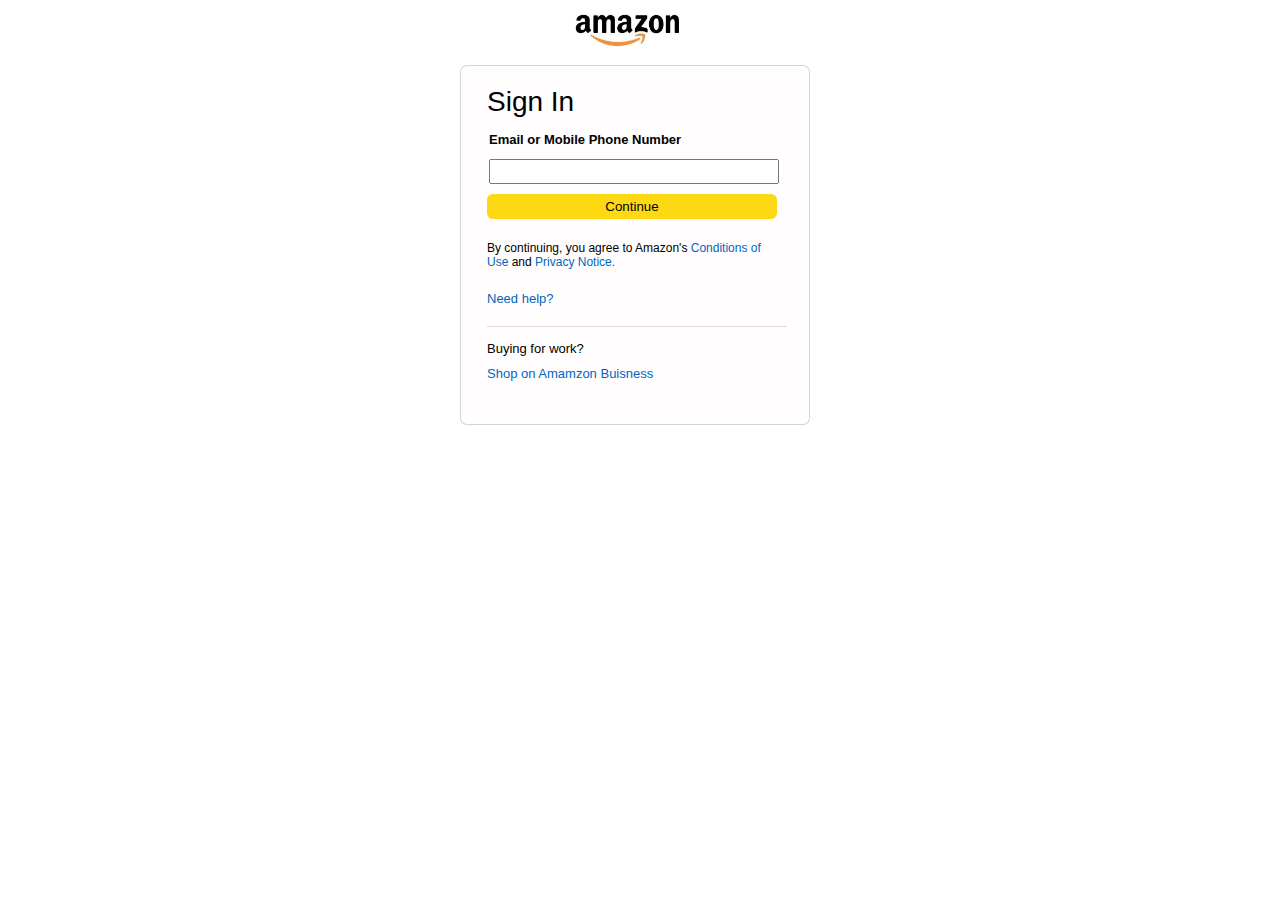
<file: Amazon/SignIn.html>
<!DOCTYPE html>
<html lang="en">
<head>
    <meta charset="UTF-8">
    <meta name="viewport" content="width=device-width, initial-scale=1.0">
    <title>Sign In</title>
    <link rel="stylesheet" href="SignIn.css">
</head>
<body>
    <div class="Mainbox">
    <a href="AmazonProject.html" class="logo"></a>

        <div class="form">

            <p class="MainH">
                Sign In
            </p>

            <p class="text">
                Email or Mobile Phone Number
            </p>

            <input class="input" type="text" placeholder="" >
            <button class="button">Continue</button>

            <p class="conditions">
                By continuing, you agree to Amazon's <a class="terms" href="abc">Conditions of Use</a> and <a class="terms" href="abc">Privacy Notice.</a>
            </p>

            <a class="terms">
                Need help?
            </a>

            <hr class="line">   
            
            <p class="buying">
                Buying for work?
            </p>

            <a class="terms" href="abc">  Shop on Amamzon Buisness</a>

        </div>
    </div>  
</body>
</html>
</file>
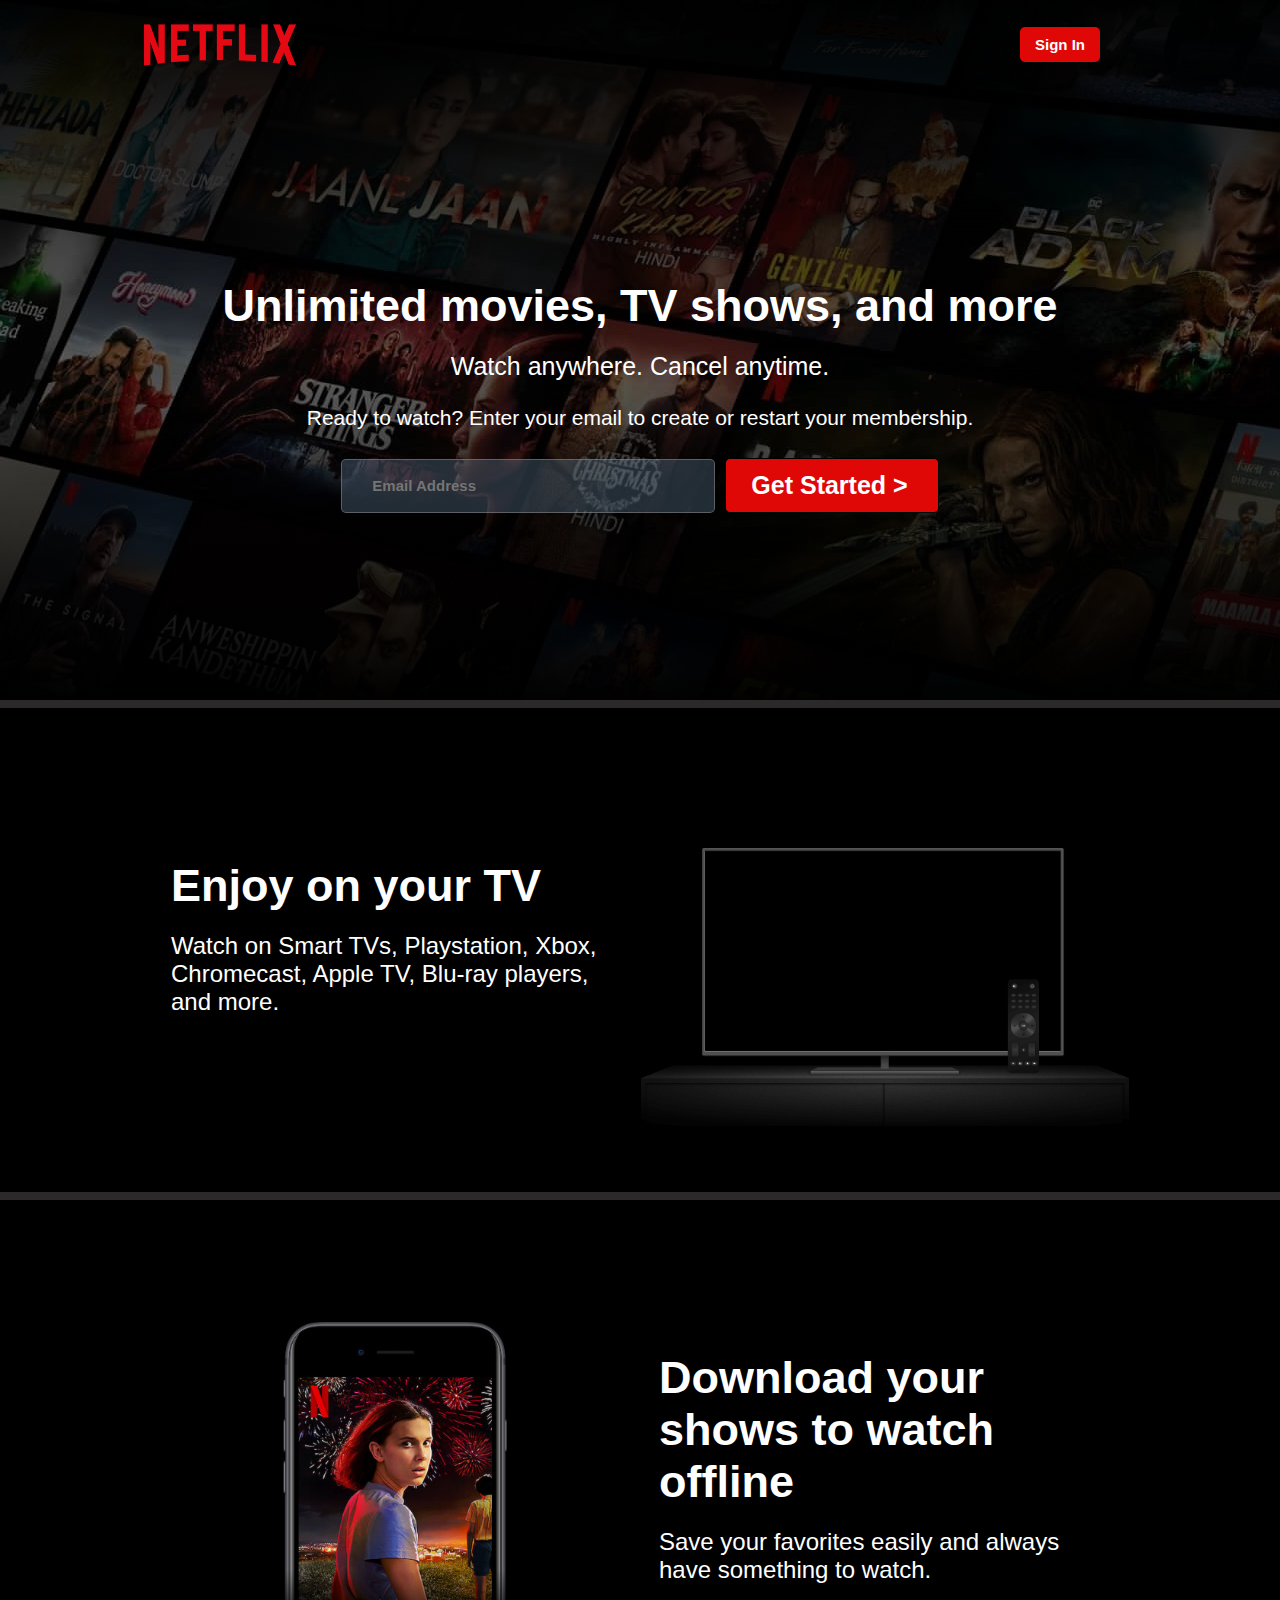
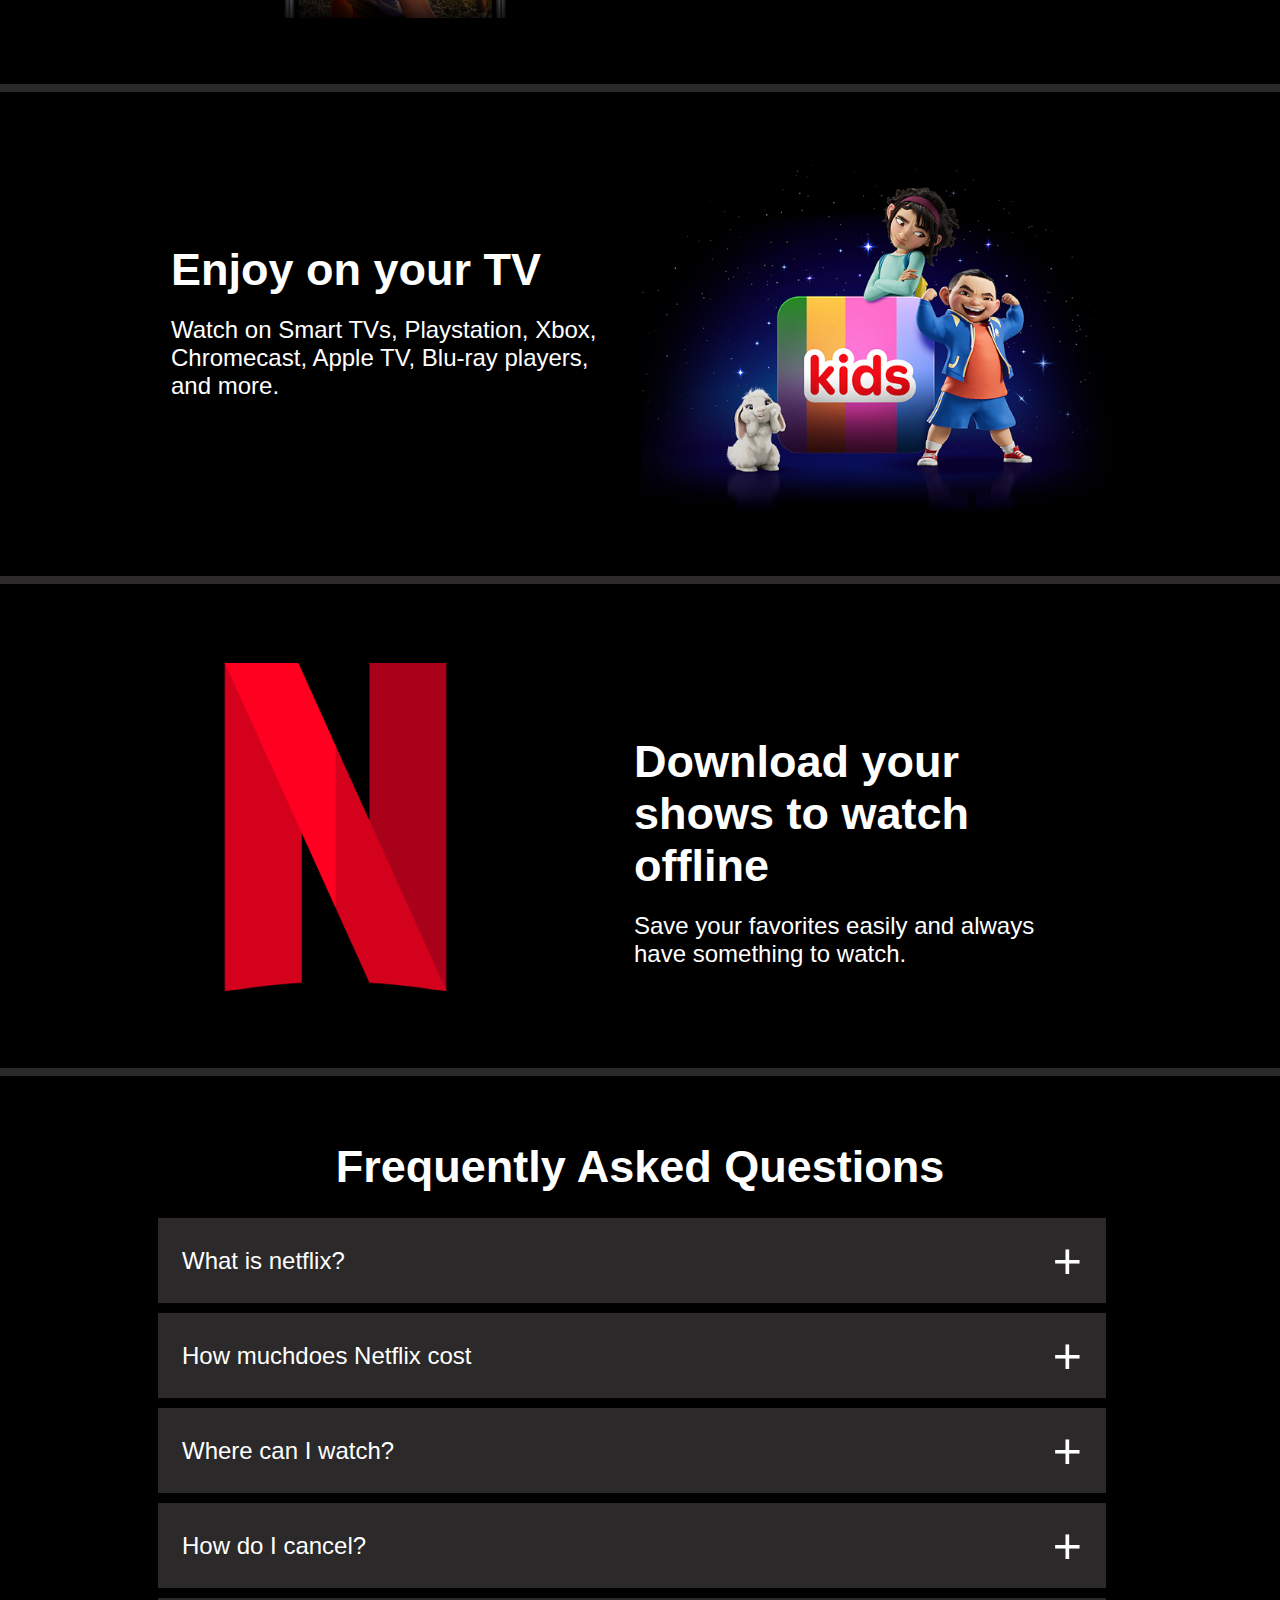
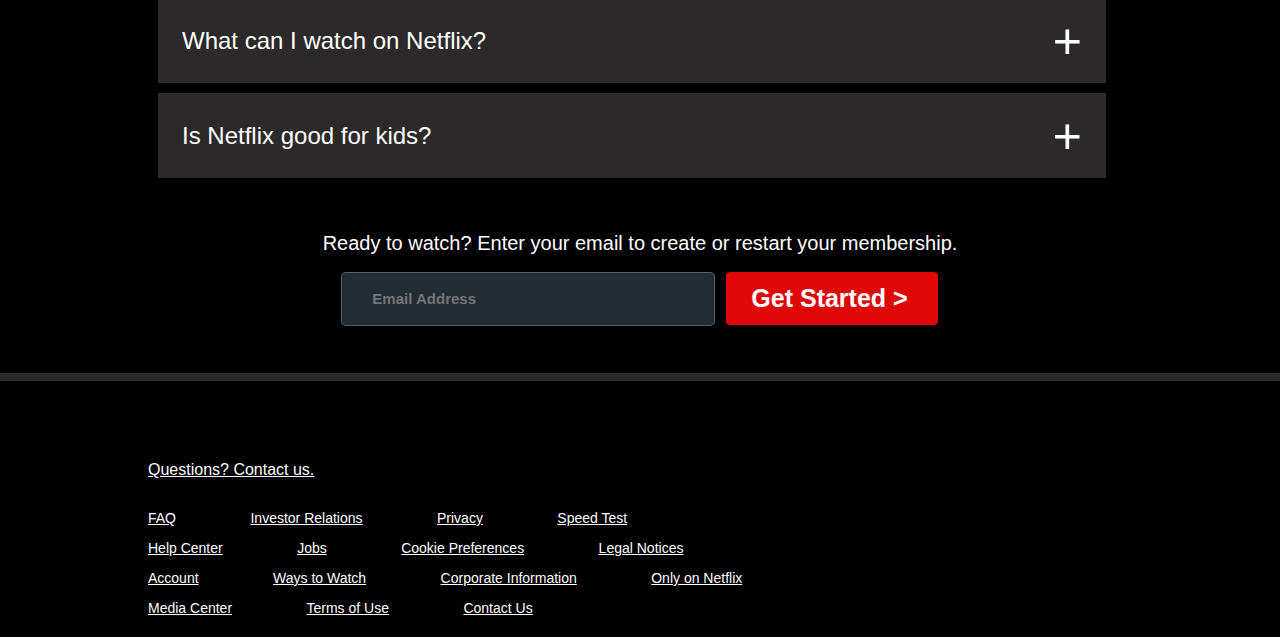
<file: Netflix/Netflix.html>
<!DOCTYPE html>
<html lang="en">
<head>
    <meta charset="UTF-8">
    <meta name="viewport" content="width=device-width, initial-scale=1.0">
    <link rel="stylesheet" href="Netflix.Css">
    <title>Netflix</title>
</head>
<body>
    
    <div class="background_image">

       
        <div class="navBar">
           <a class="logo" href="abc"></a>

           <a class="signIn" href="abc">
            Sign In
           </a>
        </div>

        <div class="title">
            <p class="heading">Unlimited movies, TV shows, and more</p>
            <p class="title1">Watch anywhere. Cancel anytime.</p>
            <p class="title2">Ready to watch? Enter your email to create or restart your membership.</p>
        </div>

        <div class="email">
            <div class="input1">
               <input class="input" type="email" placeholder="Email Address">
            </div>
            <button class="button1">
        
                Get Started >

            </button>

        </div>


    </div>


    <div class="line">

    </div>
    

    <div class="add">

        <div class="text1">

            <p class="add_heading">Enjoy on your TV</p>
            <p class="add_text">Watch on Smart TVs, Playstation, Xbox, Chromecast, Apple TV, Blu-ray players, and more.</p>

        </div>
        <div class="image1">

        </div>

    </div>


    <div class="line2">

    </div>


    <div class="add">


        <div class="image2">

        </div>

        <!-- <div class="short_image">

        </div> -->

        <div class="text1">

            <p class="add_heading">Download your shows to watch offline</p>
            <p class="add_text">Save your favorites easily and always have something to watch.</p>

        </div>
        

    </div>



    <div class="line2">

    </div>


    <div class="add">

        <div class="text1">

            <p class="add_heading">Enjoy on your TV</p>
            <p class="add_text">Watch on Smart TVs, Playstation, Xbox, Chromecast, Apple TV, Blu-ray players, and more.</p>

        </div>
        <div class="image3">

        </div>

    </div>



    <div class="line2">

    </div>



    <div class="add">


        <div class="image4">

        </div>

        <div class="text1">

            <p class="add_heading">Download your shows to watch offline</p>
            <p class="add_text">Save your favorites easily and always have something to watch.</p>

        </div>
        

    </div>
  

    <div class="line2">

    </div>


    <div class="questions">


        <div class="main_heading">
            <p>Frequently Asked Questions</p>
        </div>

        
        <a href="abc"   class="option">

            <p>What is netflix?</p>
            <p class="plus">+</p>

        </a>

        <a href="abc" class="option">

            <p>How muchdoes Netflix cost</p>
            <p class="plus">+</p>

        </a>

        <a href="abc" class="option">

            <p>Where can I watch?</p>
            <p class="plus">+</p>

        </a>

        <a href="abc" class="option">

            <p>How do I cancel?</p>
            <p class="plus">+</p>

        </a>

        <a href="abc" class="option">

            <p>What can I watch on Netflix? </p>
            <p class="plus">+</p>

        </a>

        <a href="abc" class="option">

            <p>Is Netflix good for kids?</p>
            <p class="plus">+</p>

        </a>
        <div class="complimentry-text">
            <p >Ready to watch? Enter your email to create or restart your membership.</p>
        </div>

        <div class="email">
            <div class="input1">
               <input class="input" type="email" placeholder="Email Address">
            </div>
            <button class="button1">
        
                Get Started >

            </button>

        </div>
    </div>


    <div class="line2">

    </div>



    <div class="top_option">
        <a href="">Questions? Contact us.</a>
    </div >

    <div class= "option-line1">
        <a class="items" href="">FAQ</a>
        <a class="items" href="">Investor Relations</a>
        <a class="items" href="">Privacy</a>
        <a class="items" href="">Speed Test</a>
    </div>

    <div class= "option-line1">
        <a class="items" href="">Help Center</a>
        <a class="items" href="">Jobs</a>
        <a class="items" href="">Cookie Preferences</a>
        <a class="items" href="">Legal Notices</a>
    </div>

    <div class= "option-line1">
        <a class="items" href="">Account</a>
        <a class="items" href="">Ways to Watch</a>
        <a class="items" href="">Corporate Information</a>
        <a class="items" href="">Only on Netflix</a>
    </div>

    <div class= "option-line1">
        <a class="items" href="">Media Center</a>
        <a class="items" href="">Terms of Use</a>
        <a class="items" href="">Contact Us</a>
    </div>
</body>
</html>
</file>
<file: Coffe store/style.css>
body {
    font-family:'Courier New', Courier, monospace ;
    margin: 0;
    padding: 0;
    background-color: #DDB892;
    
}

.heading {
    margin-top: 10vmin;
    font-size: 7rem;
    font-weight: 900;
    background: linear-gradient(#7f553910, #7f55396b,  #7f55396b, #7f553910);
    color: rgb(255, 231, 207)
}

.container {
    width: 80%;
    margin: 0 auto;
    
}

header {
    background: linear-gradient(to top, rgba(0, 0, 0, 0.49) 0%, rgba(0, 0, 0, 0.1) 50%, rgba(0, 0, 0, 0.39) 100%), url(coffee3.jpg);
    background-size: cover;
    height: 75vh;
    padding: 80px 0;
    text-align: center;
    
    
}

.line2{

    height: 8px;
    width: auto;
    margin-left: -8px;
    margin-right: -0px;
    background-color: #9C6644;
}


section {
    padding: 40px 0;
    display: flex;
    justify-content: center;
    align-items: center;
}

section h2 {
    width: 50vmin ;
    text-align: center;
    font-size: 3rem;
    font-weight: bolder;
    background-color: #683f26;
    border-radius: 10rem;
    color: wheat;

}

.item {
    margin-bottom: 40px;
    display: flex;
    justify-content: center;
    align-items: center;
    margin-left: 10%;
    height: 25rem;
    width: 70vw;
}

.data {
    margin: 3rem;

}

.shadow {
    box-shadow: 0px 0px 50px #ff6600;

}

.img1 {
    background-image: url(coffee1.jpg);
    background-size: cover;
    height: 20rem;
    width: 40rem;
    border-radius: 10rem;
    
}

.img2 {
    background-image: url(coffee2.jpg);
    background-size: cover;
    height: 20rem;
    width: 30rem;
    border-radius: 10rem;
    
}

.img3 {
    background-image: url(coffee4.jpg);
    background-size: cover;
    height: 20rem;
    width: 40rem;
    border-radius: 10rem;
    
}

.img4 {
    background-image: url(Caffe_Americano.jpg);
    background-size: cover;
    height: 20rem;
    width: 40rem;
    border-radius: 10rem;
    
}

.text {
    font-size: 25px;
    color: rgb(255, 255, 255);
    margin-left: 5rem;
    font-weight: bold;
    
}

h3 {
    margin-top: 20px;
    font-size: 3rem;
}


.price {
    font-size: 25px;
    color:#fae8d9;
    margin-left: 5rem;
    font-weight: bold;
    border: none;
    border-radius: 5rem;
    padding: 0.5rem;
    padding-left: 1rem;
    padding-right: 1rem;
    background-color: #9C6644;
    text-decoration: none;
}


.TotalPrice {
    display: flex;
    align-items: center;
    justify-content: center;
}

#calculateButton {
    width: 6rem;
    height: 2.8rem;
    font-size: 15px;
    color:#fae8d9;
    margin-right: 02rem;
    
    font-weight: bold;
    border: none;
    border-radius: 5rem;
    padding: 0.3rem;
    padding-left: 0.5rem;
    padding-right: 0.5rem;
    background-color: #9C6644;
    text-decoration: none;
}

.priceP {
 
    background-color: #9C6644;
    border-radius: 0.8rem;
    display: flex;
    justify-content: center;
    align-items: center;
    margin: 0px;
    padding: 0px;
    
}

.DisplayPrice {
    font-size: 18px;
    color:#fae8d9;
    margin-left: 0rem;
    font-weight: bolder;
    border: none;
    border-radius: 3rem;
    padding: 0.0rem;
    padding-left: 0.3rem;
   
    background-color: #9C6644;
    text-decoration: none;
    margin-top: 0rem;
    margin-bottom: 0rem;
}

.dolar {
    font-size: 22px;
    color:#fae8d9;
    margin: 0rem;
    font-weight: bolder;
    border: none;
    border-radius: 3rem;
    padding: 0.3rem;
    padding-left: 0.3rem;
    padding-right: 0.3rem;
    background-color: #9C6644;
    text-decoration: none;
}

.NoItems {
    display: flex;
    align-items: center;
    justify-content: center;
    /* margin-top: 4rem;    */
}

.NoOfItem {
    font-size: 19px;
    color:#fae8d9;
    margin-left: 1rem;
    font-weight: bold;
    border: none;
    border-radius: 2rem;
    padding: 0.3rem;
    padding-left: 0.3rem;
    padding-right: 0.3rem;
    background-color: #9C6644;
    text-decoration: none;
    
}

.itempurchased {
    font-size: 15px;
    color:#fae8d9;
    margin-right: 03.5rem;
    font-weight: bold;
    border: none;
    border-radius: 5rem;
    padding: 0.3rem;
    padding-left: 0.5rem;
    padding-right: 0.5rem;
    background-color: #9C6644;
    text-decoration: none;
    width: 5.5rem;
    text-align: center;
}

.lastdiv {
    position: sticky;
    top: 0;
    z-index: 1000; /* Adjust the z-index as needed */
    background-color: #333;
    border-radius: 5px;
    box-shadow: 10px 10px 10px #683f26b4;
    height: 9rem;
    width: 13rem;
    margin: auto; /* To center the div horizontally */
    padding: 1rem;
    margin-bottom: 1rem; /* Add space below the div */
}

/* Other CSS styles remain unchanged */



.about {
    margin-top: 500px;
    width: 50vmin ;
    text-align: center;
    font-size: 3rem;
    font-weight: bolder;
    background-color: white;
    border-radius: 10rem;
    color: rgb(0, 0, 0);
    margin-bottom: 3rem;
}

footer {
    background-color: #333;
    color: #fff;
    text-align: center;
    padding: 20px 0;
}

footer p {
    margin: 0;
}
</file>
<file: Rock Paper Scissor game/style.css>
* {
    margin: 0rem;
    padding: 0rem;
    font-family: Arial, Helvetica, sans-serif;
    border: border-box;
    
}

body {
    background-color: #2A9388;

}

.mainDiv{

    display: flex;
    flex-direction: column;
    align-items: center;
    justify-content: baseline;

}

.Title {
    width: auto;
    font-size: 5rem;
    font-weight: 600;
    background-color:   #264653;
    color: #d0fcf7;
    display: flex;
    justify-content: center;
    align-items: center;
    padding: 1rem;
    box-shadow: 0px 0 20px #d0fcf7;
}

.images {
    display: flex;
    justify-content: center;
    align-items: center;
    margin: 8vh;
    gap: 5vh;
}
.image {
    display: flex;
    justify-content: center;
    align-items: center;
    height: 30vh;
    width: 30vh;
    object-fit: cover;
    border-radius: 50%;
}

.text {
    display: flex;
    justify-content: center;
    align-items: center;
    font-size: 1.5rem;
    font-weight: bold;
    gap: 10vh;
    color: #d0fcf7;
    
    
}

.texts {
    
    background-color: #0A111F;
    padding: 1rem;
    border-radius: 2rem;
    box-shadow: 0px 0 20px #d0fcf7;

    
}

.separater {
    font-size: 4.5rem;
    font-weight: bold;
    color: #0A111F;
    margin: 0px;
    padding-bottom: 15px;
}

.image:hover {

    box-shadow: 8px 10px 20px #0A111F, -8px -8px 30px #0A111F ;
    cursor: pointer;
}

.notice {
    display: flex; 
    align-items: center;
    justify-content: center;
    font-size: 2rem;
    font-weight: bold;
    background-color: #0A111F;
    padding: 1rem;
    border-radius: 2rem;
    box-shadow: 0px 0 20px #d0fcf7;
    color: #d0fcf7;
    padding: 1rem;
    border-radius: 2rem;
    position: relative;
    z-index: 1111;
    width: 40rem;

}
</file>
<file: Tic-Tac-Toe game/style.css>
*{
    margin: 0;
    padding: 0;
    background-color: #ff7900;
    font-family: Arial, Helvetica, sans-serif;
    color: rgb(24, 21, 21);
}

.main{
    position: relative;
    display: flex;
    justify-content: center;
    align-items: center;
    flex-direction: column;
}
.winner{
    height: 5rem;
    width: 55rem;
    position: fixed;
    font-size: 3rem;
    font-weight: 900;
    display: flex;
    justify-content: center;
    align-items: center;
    margin-top: 100px;
    margin-bottom: 100px;
    background-color: rgba(255, 255, 255, 0.329);
    box-shadow: 10px 15px 15px rgb(228, 93, 3), inset 10px 10px 15px rgb(230, 93, 3);
}
.hide{
    display: none;
}
.title{
    font-size: 3rem;
    font-weight: 900;
    display: flex;
    justify-content: center;
    align-items: center;
}
.container{
    height: 70vh;
    display: flex;
    justify-content: center;
    align-items: center;
    flex-direction: column;
    gap: 2rem;
    margin-top: 5rem;
}

.boxes{
    height: 60vmin;
    width: 60vmin;
    display: flex;
    justify-content: center;
    align-items: center;
    flex-wrap: wrap;
    gap: 1rem;

}

.box{
    height: 18vmin;
    width: 18vmin;
    border-radius: 15%;
    font-size: 4rem;
    border: none;
    background-color: #fcbf49;
}

.reset{
    height: auto;
    width: 10rem;
    padding: 1rem;
    border-radius: 1rem;
    font-size: 2rem;
    border: none;
    background-color: rgb(20, 18, 18);
    color: white;
}
</file>
<file: Amazon/AmazonProject.css>
*{
    font-family: Arial, Helvetica, sans-serif;
    margin: 0px;
    border: border-box;
    perspective: 200px;
    position: relative;
    
}

.navbar{
    background-color: rgb(6, 21, 32);
    height: 60px;
    color: white;
    display: flex;
    align-items: center;
    justify-content: space-evenly;
}


.logo-top{
    height: 40px;
    width: 100px;
    background-image: url("amazon-logo.png");
    background-size: 100%;
}

.border{
    border: 1px solid transparent;
}

.border:hover{
    border: 1px solid white;
    cursor:pointer;
}


/**Second penal **/ 


.location-iocon{
    display: flex;
    align-items: center;
}

.address{
    font-size: 0.80rem;
    color: #CCC;
    margin-left: 0.95rem ;
}

.country{
    font-size: 1rem;
    color: #FFFFFF;
    margin-left: 0.25rem;
}

/** Third penal **/

.nav-search{
    display: flex;
    align-items: center;
    justify-content: space-evenly;
    height: 45px;
    width: 620px;
    background-color: rgb(234, 174, 84);
    border-radius: 4px;
    border: none;
}
.search-icon{
    height: 45px;
    width: 610px;
    justify-content: center;
    align-items: center;
    color: rgb(6, 21, 32);
    border: none;
}
.search-select{
    height: 45px;
    background-color: #f3f3f3f3 ;
    color: #222f3d;
    width: 50px;
    border-top-left-radius: 4px; 
    border-bottom-left-radius: 4px;
    border: none;
}
.search-input{
    height: 43px;
    width: 530px;
    border: none;
    font-size: 1rem;
}
.nav-search:hover{
    border: 2px solid rgb(234, 174, 84) ;
}


/** Forth  penal **/


.nav-language{
    width: 50px;
    height: 50px;
    background-color: transparent;
    display: flex;
    align-items: center;
}
.option{
    background-color: rgb(6, 21, 32);
    border: none;
    color: white;
    font-size: 1rem;
    font-weight: 700;
    height: 40px;
}
.option:hover{
    border: 1px solid white;

}

/** Forth and Fifth panels **/


.smallfont{
    font-size: 0.8rem;
}

.SignIn{
    color: white;
    text-decoration: none;
}


.largefont{
    font-size: 1rem;
    font-weight: bolder;
    color: white;
    text-decoration: none;
}

/** Sixth panel **/


.nav-cart{
    font-weight: 900;
    font-size: 0.8rem;
}

.nav-cart i {
    font-size: 2rem;
} 


/** Penal **/

.penal{
    height: 40px;
    background-color: #222f3d;
    display: flex;
    align-items: center;
    color: rgb(255, 255, 255);
}
.penal-ops {
    display: flex;
    align-items: center;
    justify-content: space-evenly;
    width: 500px;
    font-size: 0.90rem;
}
.penal-all{

    padding-left: 25px ;
} 


/** Hero Section**/

.hero{
    background-image: url(img1.jpg);
    
    background-size: cover;
    height: 630px;
    margin-top:     0px;
    
    position: relative;

    
}


/** Element Section **/


.elements-container1{
    
    width: auto;
    height: 450px;
    background:linear-gradient( #ced4da17,#ced4da9c, #ced4dac9, #ced4daef);
    color: #000000;
    font-size: 13px;
    max-width: 1480px;
    margin: 0 auto;
    overflow: hidden;
    padding: 0px;
    margin-top: -450px ;
    
    display: flex;
    justify-content: space-evenly;
    align-items: start;
    

    
}



.element1{
    background-color: #ffffff;
    color: #000000;
    height: 10%;
    position: relative;
    margin-right: 0px;
    padding-right: 0px;
    overflow: hidden;
    padding-left: 28px;
    padding-top: 30px;
    padding-bottom: 30px ;
    margin-top: 70px;
    height: 335px;
    width: 256.67px;
    justify-content: space-between;
    
    
}

.elements-image1{
    
    width: 230px;
    height: 300px;
    background-image: url(3.jpg);
    background-size: cover;
    
    
}


.element2{
    background-color: #ffffff;
    color: #000000;
    height: 10%;
    position: relative;
    margin-right: 0px;
    padding-right: 0px;
    overflow: hidden;
    padding-left: 28px;
    padding-top: 30px;
    padding-bottom: 30px ;
    margin-top: 70px;
    height: 335px;
    width: 256.67px;
    justify-content: space-between;
    
}
.elements-image2{
    
    width: 230px;
    height: 300px;
    background-image: url(img2\ -\ Copy.jpg);
    background-size: cover;
    
}


.element3{
    background-color: #ffffff;
    color: #000000;
    height: 10%;
    position: relative;
    margin-right: 0px;
    padding-right: 0px;
    overflow: hidden;
    padding-left: 28px;
    padding-top: 30px;
    padding-bottom: 30px ;
    margin-top: 70px;
    height: 335px;
    width: 256.67px;
    justify-content: space-between;
    
}
.elements-image3{
    
    width: 230px;
    height: 300px;
    background-image: url(img4\ -\ Copy.jpg);
    background-size: cover;
    
}


.element4{
    background-color: #ffffff;
    color: #000000;
    height: 10%;
    position: relative;
    margin-right: 0px;
    padding-right: 0px;
    overflow: hidden;
    padding-left: 28px;
    padding-top: 30px;
    padding-bottom: 30px ;
    margin-top: 70px;
    height: 335px;
    width: 256.67px;
    justify-content: space-between;
    
}
.elements-image4{
    
    width: 230px;
    height: 300px;
    background-image: url(img6\ -\ Copy.jpg);
    background-size: cover;
    
}


.elements-container2{
    
    width: auto;
    height: 550px;
    
    color: #000000;
    font-size: 13px;
    max-width: 1480px;
    margin: 0 auto;
    margin-top: -48px;
    overflow: hidden;
    padding: 0px;
    padding-left: 15px;
    padding-right: 15px;
    background-color: #d0d2d4;
    display: flex;
    justify-content: space-evenly;
    align-items: start;
    position: relative;
    z-index: -1;
    

    
}

.element5{
    background-color: #ffffff;
    color: #000000;
    height: 10%;
    position: relative;
    margin-right: 0px;
    padding-right: 0px;
    overflow: hidden;
    padding-left: 28px;
    padding-top: 30px;
    padding-bottom: 30px ;
    margin-top: 70px;
    height: 335px;
    width: 256.67px;
    justify-content: space-between;
    
}
.elements-image5{
    
    width: 230px;
    height: 300px;
    background-image: url(img5\ -\ Copy.jpg);
    background-size: cover;
    
}

.element6{
    background-color: #ffffff;
    color: #000000;
    height: 10%;
    position: relative;
    margin-right: 0px;
    padding-right: 0px;
    overflow: hidden;
    padding-left: 28px;
    padding-top: 30px;
    padding-bottom: 30px ;
    margin-top: 70px;
    height: 335px;
    width: 256.67px;
    justify-content: space-between;
    
}
.elements-image6{
    
    width: 230px;
    height: 300px;
    background-image: url(img8.jpg);
    background-size: cover;
    
}

.element7{
    background-color: #ffffff;
    color: #000000;
    height: 10%;
    position: relative;
    margin-right: 0px;
    padding-right: 0px;
    overflow: hidden;
    padding-left: 28px;
    padding-top: 30px;
    padding-bottom: 30px ;
    margin-top: 70px;
    height: 335px;
    width: 256.67px;
    justify-content: space-between;
    
}
.elements-image7{
    
    width: 230px;
    height: 300px;
    background-image: url(img7.jpg);
    background-size: cover;
    
}

.element8{
    background-color: #ffffff;
    color: #000000;
    height: 10%;
    position: relative;
    margin-right: 0px;
    padding-right: 0px;
    overflow: hidden;
    padding-left: 28px;
    padding-top: 30px;
    padding-bottom: 30px ;
    margin-top: 70px;
    height: 335px;
    width: 256.67px;
    justify-content: space-between;
    
}
.elements-image8{
    
    width: 230px;
    height: 300px;
    background-image: url(img9.jpg);
    background-size: cover;
    
}

.itemlinks{
    color: #007185;
    text-decoration: none;
    height: 60px;
    width: 220px;
    padding-top: 10px;
}

.top{
    text-decoration: none;
    color: white;
    background-color: #10263b;
    height: 50px;
    width: auto;
    display: flex;
    align-items: center;
    justify-content: center;
    font-size: 13px;
    font-family: Arial, Helvetica, sans-serif;
}


#footer{
    font-size: 15px; 
    position: relative;
    bottom: 2px;
    margin: 0px;
    padding: 0px;
    background-color: #0f141f;
    height: 60px;
    color: white;
    display: flex;
    align-items: center;
    display: flex;
    justify-content: space-around;
}




.botom{
    margin-right: 150px;
    margin-left: 150px;
    padding: 15px;
    display: inline-block;  
    color: #ffffff;
    text-decoration: none;
}
.logo-botom{
    height: 36px;
    width: 230px;
    background-image: url("amazon-logo.png");
    background-size: cover;
    margin-left: 50px;
}
</file>
<file: Amazon/ProductDetail1.css>
*{
    font-family: Arial, Helvetica, sans-serif;
    margin: 0px;
    border: border-box;
    perspective: 200px;
    position: relative;
    
}

.navbar{
    background-color: rgb(6, 21, 32);
    height: 60px;
    color: white;
    display: flex;
    align-items: center;
    justify-content: space-evenly;
}


.logo-top{
    height: 40px;
    width: 100px;
    background-image: url("amazon-logo.png");
    background-size: 100%;
}

.border{
    border: 1px solid transparent;
}

.border:hover{
    border: 1px solid white;
    cursor:pointer;
}


/**Second penal **/ 


.location-iocon{
    display: flex;
    align-items: center;
}

.address{
    font-size: 0.80rem;
    color: #CCC;
    margin-left: 0.95rem ;
}

.country{
    font-size: 1rem;
    color: #FFFFFF;
    margin-left: 0.25rem;
}

/** Third penal **/

.nav-search{
    display: flex;
    align-items: center;
    justify-content: space-evenly;
    height: 45px;
    width: 620px;
    background-color: rgb(234, 174, 84);
    border-radius: 4px;
    border: none;
}
.search-icon{
    height: 45px;
    width: 610px;
    justify-content: center;
    align-items: center;
    color: rgb(6, 21, 32);
    border: none;
}
.search-select{
    height: 45px;
    background-color: #f3f3f3f3 ;
    color: #222f3d;
    width: 50px;
    border-top-left-radius: 4px; 
    border-bottom-left-radius: 4px;
    border: none;
}
.search-input{
    height: 43px;
    width: 530px;
    border: none;
    font-size: 1rem;
}
.nav-search:hover{
    border: 2px solid rgb(234, 174, 84) ;
}


/** Forth  penal **/


.nav-language{
    width: 50px;
    height: 50px;
    background-color: transparent;
    display: flex;
    align-items: center;
}
.option{
    background-color: rgb(6, 21, 32);
    border: none;
    color: white;
    font-size: 1rem;
    font-weight: 700;
    height: 40px;
}
.option:hover{
    border: 1px solid white;

}

/** Forth and Fifth panels **/


.smallfont{
    font-size: 0.8rem;
}

.SignIn{
    color: white;
    text-decoration: none;
}


.largefont{
    font-size: 1rem;
    font-weight: bolder;
    color: white;
    text-decoration: none;
}

/** Sixth panel **/


.nav-cart{
    font-weight: 900;
    font-size: 0.8rem;
}

.nav-cart i {
    font-size: 2rem;
} 


/** Penal **/

.penal{
    height: 40px;
    background-color: #222f3d;
    display: flex;
    align-items: center;
    color: rgb(255, 255, 255);
}
.penal-ops {
    display: flex;
    align-items: center;
    justify-content: space-evenly;
    width: 500px;
    font-size: 0.90rem;
}
.penal-all{

    padding-left: 25px ;
} 


/** Hero Section**/

.hero{
    background-image: url(img1.jpg);
    
    background-size: cover;
    height: 630px;
    margin-top:     0px;
    
    position: relative;

    
}


/** Product Details section**/

.Mbox{
    height: 500px;
    width: auto;
    display: flex;
}
.text{
    height: 400px;
    width: 50%;
    margin-top: 170px;
    margin-right: 10px;
    margin-left: 40px;
}
.Mheading{
    font-weight:900;
    font-size: 48px;
    height: 80px;
    width: auto; 
}
.Ptext{
    font-size: 24px;
}

.img{
    margin-top: 130px;
    background-image: url(3.jpg);
    background-size: cover;
    height: 300px;
    width: 450px;
    margin-right: 30px;

   
}

@keyframes zoom{
    0%{
       
       height: 300px;
       width: 450px;
    }
    80%{
        
        height: 350px;
       width: 500px
    }
    100%{
        
        height: 300px;
       width: 450px;
    }
}
.img:hover {
   
    animation: zoom 4s  0s 1 ease-in-out;
}





#footer{
    font-size: 15px; 
    position: relative;
    bottom: 2px;
    margin: 0px;
    margin-top: 120px;
    padding: 0px;
    background-color: #0f141f;
    height: 60px;
    color: white;
    display: flex;
    align-items: center;
    display: flex;
    justify-content: space-around;
}

.botom{
    margin-right: 150px;
    margin-left: 150px;
    padding: 15px;
    display: inline-block;  
    color: #ffffff;
    text-decoration: none;
}
.logo-botom{
    height: 36px;
    width: 230px;
    background-image: url("amazon-logo.png");
    background-size: cover;
    margin-left: 50px;

}
</file>
<file: Amazon/ProductDetail2.css>
*{
    font-family: Arial, Helvetica, sans-serif;
    margin: 0px;
    border: border-box;
    perspective: 200px;
    position: relative;
    
}

.navbar{
    background-color: rgb(6, 21, 32);
    height: 60px;
    color: white;
    display: flex;
    align-items: center;
    justify-content: space-evenly;
}


.logo-top{
    height: 40px;
    width: 100px;
    background-image: url("amazon-logo.png");
    background-size: 100%;
}

.border{
    border: 1px solid transparent;
}

.border:hover{
    border: 1px solid white;
    cursor:pointer;
}


/**Second penal **/ 


.location-iocon{
    display: flex;
    align-items: center;
}

.address{
    font-size: 0.80rem;
    color: #CCC;
    margin-left: 0.95rem ;
}

.country{
    font-size: 1rem;
    color: #FFFFFF;
    margin-left: 0.25rem;
}

/** Third penal **/

.nav-search{
    display: flex;
    align-items: center;
    justify-content: space-evenly;
    height: 45px;
    width: 620px;
    background-color: rgb(234, 174, 84);
    border-radius: 4px;
    border: none;
}
.search-icon{
    height: 45px;
    width: 610px;
    justify-content: center;
    align-items: center;
    color: rgb(6, 21, 32);
    border: none;
}
.search-select{
    height: 45px;
    background-color: #f3f3f3f3 ;
    color: #222f3d;
    width: 50px;
    border-top-left-radius: 4px; 
    border-bottom-left-radius: 4px;
    border: none;
}
.search-input{
    height: 43px;
    width: 530px;
    border: none;
    font-size: 1rem;
}
.nav-search:hover{
    border: 2px solid rgb(234, 174, 84) ;
}


/** Forth  penal **/


.nav-language{
    width: 50px;
    height: 50px;
    background-color: transparent;
    display: flex;
    align-items: center;
}
.option{
    background-color: rgb(6, 21, 32);
    border: none;
    color: white;
    font-size: 1rem;
    font-weight: 700;
    height: 40px;
}
.option:hover{
    border: 1px solid white;

}

/** Forth and Fifth panels **/


.smallfont{
    font-size: 0.8rem;
}

.SignIn{
    color: white;
    text-decoration: none;
}


.largefont{
    font-size: 1rem;
    font-weight: bolder;
    color: white;
    text-decoration: none;
}

/** Sixth panel **/


.nav-cart{
    font-weight: 900;
    font-size: 0.8rem;
}

.nav-cart i {
    font-size: 2rem;
} 


/** Penal **/

.penal{
    height: 40px;
    background-color: #222f3d;
    display: flex;
    align-items: center;
    color: rgb(255, 255, 255);
}
.penal-ops {
    display: flex;
    align-items: center;
    justify-content: space-evenly;
    width: 500px;
    font-size: 0.90rem;
}
.penal-all{

    padding-left: 25px ;
} 


/** Hero Section**/

.hero{
    background-image: url(img1.jpg);
    
    background-size: cover;
    height: 630px;
    margin-top:     0px;
    
    position: relative;

    
}


/** Product Details section**/

.Mbox{
    height: 500px;
    width: auto;
    display: flex;
}
.text{
    height: 400px;
    width: 50%;
    margin-top: 170px;
    margin-right: 10px;
    margin-left: 40px;
}
.Mheading{
    font-weight:900;
    font-size: 48px;
    height: 80px;
    width: auto; 
}
.Ptext{
    font-size: 24px;
}

.img{
    margin-top: 130px;
    background-image: url(img2.jpg);
    background-size: cover;
    height: 300px;
    width: 450px;
    margin-right: 30px;

   
}

@keyframes zoom{
    0%{
       
       height: 300px;
       width: 450px;
    }
    80%{
        
        height: 350px;
       width: 500px
    }
    100%{
        
        height: 300px;
       width: 450px;
    }
}
.img:hover {
   
    animation: zoom 4s  0s 1 ease-in-out;
}





#footer{
    font-size: 15px; 
    position: relative;
    bottom: 2px;
    margin: 0px;
    margin-top: 120px;
    padding: 0px;
    background-color: #0f141f;
    height: 60px;
    color: white;
    display: flex;
    align-items: center;
    display: flex;
    justify-content: space-around;
}

.botom{
    margin-right: 150px;
    margin-left: 150px;
    padding: 15px;
    display: inline-block;  
    color: #ffffff;
    text-decoration: none;
}
.logo-botom{
    height: 36px;
    width: 230px;
    background-image: url("amazon-logo.png");
    background-size: cover;
    margin-left: 50px;

}
</file>
<file: Amazon/ProductDetail3.css>
*{
    font-family: Arial, Helvetica, sans-serif;
    margin: 0px;
    border: border-box;
    perspective: 200px;
    position: relative;
    
}

.navbar{
    background-color: rgb(6, 21, 32);
    height: 60px;
    color: white;
    display: flex;
    align-items: center;
    justify-content: space-evenly;
}


.logo-top{
    height: 40px;
    width: 100px;
    background-image: url("amazon-logo.png");
    background-size: 100%;
}

.border{
    border: 1px solid transparent;
}

.border:hover{
    border: 1px solid white;
    cursor:pointer;
}


/**Second penal **/ 


.location-iocon{
    display: flex;
    align-items: center;
}

.address{
    font-size: 0.80rem;
    color: #CCC;
    margin-left: 0.95rem ;
}

.country{
    font-size: 1rem;
    color: #FFFFFF;
    margin-left: 0.25rem;
}

/** Third penal **/

.nav-search{
    display: flex;
    align-items: center;
    justify-content: space-evenly;
    height: 45px;
    width: 620px;
    background-color: rgb(234, 174, 84);
    border-radius: 4px;
    border: none;
}
.search-icon{
    height: 45px;
    width: 610px;
    justify-content: center;
    align-items: center;
    color: rgb(6, 21, 32);
    border: none;
}
.search-select{
    height: 45px;
    background-color: #f3f3f3f3 ;
    color: #222f3d;
    width: 50px;
    border-top-left-radius: 4px; 
    border-bottom-left-radius: 4px;
    border: none;
}
.search-input{
    height: 43px;
    width: 530px;
    border: none;
    font-size: 1rem;
}
.nav-search:hover{
    border: 2px solid rgb(234, 174, 84) ;
}


/** Forth  penal **/


.nav-language{
    width: 50px;
    height: 50px;
    background-color: transparent;
    display: flex;
    align-items: center;
}
.option{
    background-color: rgb(6, 21, 32);
    border: none;
    color: white;
    font-size: 1rem;
    font-weight: 700;
    height: 40px;
}
.option:hover{
    border: 1px solid white;

}

/** Forth and Fifth panels **/


.smallfont{
    font-size: 0.8rem;
}

.SignIn{
    color: white;
    text-decoration: none;
}


.largefont{
    font-size: 1rem;
    font-weight: bolder;
    color: white;
    text-decoration: none;
}

/** Sixth panel **/


.nav-cart{
    font-weight: 900;
    font-size: 0.8rem;
}

.nav-cart i {
    font-size: 2rem;
} 


/** Penal **/

.penal{
    height: 40px;
    background-color: #222f3d;
    display: flex;
    align-items: center;
    color: rgb(255, 255, 255);
}
.penal-ops {
    display: flex;
    align-items: center;
    justify-content: space-evenly;
    width: 500px;
    font-size: 0.90rem;
}
.penal-all{

    padding-left: 25px ;
} 


/** Hero Section**/

.hero{
    background-image: url(img1.jpg);
    
    background-size: cover;
    height: 630px;
    margin-top:     0px;
    
    position: relative;

    
}


/** Product Details section**/

.Mbox{
    height: 500px;
    width: auto;
    display: flex;
}
.text{
    height: 400px;
    width: 50%;
    margin-top: 170px;
    margin-right: 10px;
    margin-left: 40px;
}
.Mheading{
    font-weight:900;
    font-size: 48px;
    height: 80px;
    width: auto; 
}
.Ptext{
    font-size: 24px;
}

.img{
    margin-top: 130px;
    background-image: url(img4\ -\ Copy.jpg);
    background-size: cover;
    height: 300px;
    width: 450px;
    margin-right: 30px;

   
}

@keyframes zoom{
    0%{
       
       height: 300px;
       width: 450px;
    }
    80%{
        
        height: 350px;
       width: 500px
    }
    100%{
        
        height: 300px;
       width: 450px;
    }
}
.img:hover {
   
    animation: zoom 4s  0s 1 ease-in-out;
}





#footer{
    font-size: 15px; 
    position: relative;
    bottom: 2px;
    margin: 0px;
    margin-top: 120px;
    padding: 0px;
    background-color: #0f141f;
    height: 60px;
    color: white;
    display: flex;
    align-items: center;
    display: flex;
    justify-content: space-around;
}

.botom{
    margin-right: 150px;
    margin-left: 150px;
    padding: 15px;
    display: inline-block;  
    color: #ffffff;
    text-decoration: none;
}
.logo-botom{
    height: 36px;
    width: 230px;
    background-image: url("amazon-logo.png");
    background-size: cover;
    margin-left: 50px;

}
</file>
<file: Amazon/ProductDetail4.css>
*{
    font-family: Arial, Helvetica, sans-serif;
    margin: 0px;
    border: border-box;
    perspective: 200px;
    position: relative;
    
}

.navbar{
    background-color: rgb(6, 21, 32);
    height: 60px;
    color: white;
    display: flex;
    align-items: center;
    justify-content: space-evenly;
}


.logo-top{
    height: 40px;
    width: 100px;
    background-image: url("amazon-logo.png");
    background-size: 100%;
}

.border{
    border: 1px solid transparent;
}

.border:hover{
    border: 1px solid white;
    cursor:pointer;
}


/**Second penal **/ 


.location-iocon{
    display: flex;
    align-items: center;
}

.address{
    font-size: 0.80rem;
    color: #CCC;
    margin-left: 0.95rem ;
}

.country{
    font-size: 1rem;
    color: #FFFFFF;
    margin-left: 0.25rem;
}

/** Third penal **/

.nav-search{
    display: flex;
    align-items: center;
    justify-content: space-evenly;
    height: 45px;
    width: 620px;
    background-color: rgb(234, 174, 84);
    border-radius: 4px;
    border: none;
}
.search-icon{
    height: 45px;
    width: 610px;
    justify-content: center;
    align-items: center;
    color: rgb(6, 21, 32);
    border: none;
}
.search-select{
    height: 45px;
    background-color: #f3f3f3f3 ;
    color: #222f3d;
    width: 50px;
    border-top-left-radius: 4px; 
    border-bottom-left-radius: 4px;
    border: none;
}
.search-input{
    height: 43px;
    width: 530px;
    border: none;
    font-size: 1rem;
}
.nav-search:hover{
    border: 2px solid rgb(234, 174, 84) ;
}


/** Forth  penal **/


.nav-language{
    width: 50px;
    height: 50px;
    background-color: transparent;
    display: flex;
    align-items: center;
}
.option{
    background-color: rgb(6, 21, 32);
    border: none;
    color: white;
    font-size: 1rem;
    font-weight: 700;
    height: 40px;
}
.option:hover{
    border: 1px solid white;

}

/** Forth and Fifth panels **/


.smallfont{
    font-size: 0.8rem;
}

.SignIn{
    color: white;
    text-decoration: none;
}


.largefont{
    font-size: 1rem;
    font-weight: bolder;
    color: white;
    text-decoration: none;
}

/** Sixth panel **/


.nav-cart{
    font-weight: 900;
    font-size: 0.8rem;
}

.nav-cart i {
    font-size: 2rem;
} 


/** Penal **/

.penal{
    height: 40px;
    background-color: #222f3d;
    display: flex;
    align-items: center;
    color: rgb(255, 255, 255);
}
.penal-ops {
    display: flex;
    align-items: center;
    justify-content: space-evenly;
    width: 500px;
    font-size: 0.90rem;
}
.penal-all{

    padding-left: 25px ;
} 


/** Hero Section**/

.hero{
    background-image: url(img1.jpg);
    
    background-size: cover;
    height: 630px;
    margin-top:     0px;
    
    position: relative;

    
}


/** Product Details section**/

.Mbox{
    height: 500px;
    width: auto;
    display: flex;
}
.text{
    height: 400px;
    width: 50%;
    margin-top: 170px;
    margin-right: 10px;
    margin-left: 40px;
}
.Mheading{
    font-weight:900;
    font-size: 48px;
    height: 80px;
    width: auto; 
}
.Ptext{
    font-size: 24px;
}

.img{
    margin-top: 130px;
    background-image: url(img6\ -\ Copy.jpg);
    background-size: cover;
    height: 300px;
    width: 450px;
    margin-right: 30px;

   
}

@keyframes zoom{
    0%{
       
       height: 300px;
       width: 450px;
    }
    80%{
        
        height: 350px;
       width: 500px
    }
    100%{
        
        height: 300px;
       width: 450px;
    }
}
.img:hover {
   
    animation: zoom 4s  0s 1 ease-in-out;
}





#footer{
    font-size: 15px; 
    position: relative;
    bottom: 2px;
    margin: 0px;
    margin-top: 120px;
    padding: 0px;
    background-color: #0f141f;
    height: 60px;
    color: white;
    display: flex;
    align-items: center;
    display: flex;
    justify-content: space-around;
}

.botom{
    margin-right: 150px;
    margin-left: 150px;
    padding: 15px;
    display: inline-block;  
    color: #ffffff;
    text-decoration: none;
}
.logo-botom{
    height: 36px;
    width: 230px;
    background-image: url("amazon-logo.png");
    background-size: cover;
    margin-left: 50px;

}
</file>
<file: Amazon/ProductDetail5.css>
*{
    font-family: Arial, Helvetica, sans-serif;
    margin: 0px;
    border: border-box;
    perspective: 200px;
    position: relative;
    
}

.navbar{
    background-color: rgb(6, 21, 32);
    height: 60px;
    color: white;
    display: flex;
    align-items: center;
    justify-content: space-evenly;
}


.logo-top{
    height: 40px;
    width: 100px;
    background-image: url("amazon-logo.png");
    background-size: 100%;
}

.border{
    border: 1px solid transparent;
}

.border:hover{
    border: 1px solid white;
    cursor:pointer;
}


/**Second penal **/ 


.location-iocon{
    display: flex;
    align-items: center;
}

.address{
    font-size: 0.80rem;
    color: #CCC;
    margin-left: 0.95rem ;
}

.country{
    font-size: 1rem;
    color: #FFFFFF;
    margin-left: 0.25rem;
}

/** Third penal **/

.nav-search{
    display: flex;
    align-items: center;
    justify-content: space-evenly;
    height: 45px;
    width: 620px;
    background-color: rgb(234, 174, 84);
    border-radius: 4px;
    border: none;
}
.search-icon{
    height: 45px;
    width: 610px;
    justify-content: center;
    align-items: center;
    color: rgb(6, 21, 32);
    border: none;
}
.search-select{
    height: 45px;
    background-color: #f3f3f3f3 ;
    color: #222f3d;
    width: 50px;
    border-top-left-radius: 4px; 
    border-bottom-left-radius: 4px;
    border: none;
}
.search-input{
    height: 43px;
    width: 530px;
    border: none;
    font-size: 1rem;
}
.nav-search:hover{
    border: 2px solid rgb(234, 174, 84) ;
}


/** Forth  penal **/


.nav-language{
    width: 50px;
    height: 50px;
    background-color: transparent;
    display: flex;
    align-items: center;
}
.option{
    background-color: rgb(6, 21, 32);
    border: none;
    color: white;
    font-size: 1rem;
    font-weight: 700;
    height: 40px;
}
.option:hover{
    border: 1px solid white;

}

/** Forth and Fifth panels **/


.smallfont{
    font-size: 0.8rem;
}

.SignIn{
    color: white;
    text-decoration: none;
}


.largefont{
    font-size: 1rem;
    font-weight: bolder;
    color: white;
    text-decoration: none;
}

/** Sixth panel **/


.nav-cart{
    font-weight: 900;
    font-size: 0.8rem;
}

.nav-cart i {
    font-size: 2rem;
} 


/** Penal **/

.penal{
    height: 40px;
    background-color: #222f3d;
    display: flex;
    align-items: center;
    color: rgb(255, 255, 255);
}
.penal-ops {
    display: flex;
    align-items: center;
    justify-content: space-evenly;
    width: 500px;
    font-size: 0.90rem;
}
.penal-all{

    padding-left: 25px ;
} 


/** Hero Section**/

.hero{
    background-image: url(img1.jpg);
    
    background-size: cover;
    height: 630px;
    margin-top:     0px;
    
    position: relative;

    
}


/** Product Details section**/

.Mbox{
    height: 500px;
    width: auto;
    display: flex;
}
.text{
    height: 400px;
    width: 50%;
    margin-top: 170px;
    margin-right: 10px;
    margin-left: 40px;
}
.Mheading{
    font-weight:900;
    font-size: 48px;
    height: 80px;
    width: auto; 
}
.Ptext{
    font-size: 24px;
}

.img{
    margin-top: 130px;
    background-image: url(img5\ -\ Copy.jpg);
    background-size: cover;
    height: 300px;
    width: 450px;
    margin-right: 30px;

   
}

@keyframes zoom{
    0%{
       
       height: 300px;
       width: 450px;
    }
    80%{
        
        height: 350px;
       width: 500px
    }
    100%{
        
        height: 300px;
       width: 450px;
    }
}
.img:hover {
   
    animation: zoom 4s  0s 1 ease-in-out;
}





#footer{
    font-size: 15px; 
    position: relative;
    bottom: 2px;
    margin: 0px;
    margin-top: 120px;
    padding: 0px;
    background-color: #0f141f;
    height: 60px;
    color: white;
    display: flex;
    align-items: center;
    display: flex;
    justify-content: space-around;
}

.botom{
    margin-right: 150px;
    margin-left: 150px;
    padding: 15px;
    display: inline-block;  
    color: #ffffff;
    text-decoration: none;
}
.logo-botom{
    height: 36px;
    width: 230px;
    background-image: url("amazon-logo.png");
    background-size: cover;
    margin-left: 50px;

}
</file>
<file: Amazon/ProductDetail6.css>
*{
    font-family: Arial, Helvetica, sans-serif;
    margin: 0px;
    border: border-box;
    perspective: 200px;
    position: relative;
    
}

.navbar{
    background-color: rgb(6, 21, 32);
    height: 60px;
    color: white;
    display: flex;
    align-items: center;
    justify-content: space-evenly;
}


.logo-top{
    height: 40px;
    width: 100px;
    background-image: url("amazon-logo.png");
    background-size: 100%;
}

.border{
    border: 1px solid transparent;
}

.border:hover{
    border: 1px solid white;
    cursor:pointer;
}


/**Second penal **/ 


.location-iocon{
    display: flex;
    align-items: center;
}

.address{
    font-size: 0.80rem;
    color: #CCC;
    margin-left: 0.95rem ;
}

.country{
    font-size: 1rem;
    color: #FFFFFF;
    margin-left: 0.25rem;
}

/** Third penal **/

.nav-search{
    display: flex;
    align-items: center;
    justify-content: space-evenly;
    height: 45px;
    width: 620px;
    background-color: rgb(234, 174, 84);
    border-radius: 4px;
    border: none;
}
.search-icon{
    height: 45px;
    width: 610px;
    justify-content: center;
    align-items: center;
    color: rgb(6, 21, 32);
    border: none;
}
.search-select{
    height: 45px;
    background-color: #f3f3f3f3 ;
    color: #222f3d;
    width: 50px;
    border-top-left-radius: 4px; 
    border-bottom-left-radius: 4px;
    border: none;
}
.search-input{
    height: 43px;
    width: 530px;
    border: none;
    font-size: 1rem;
}
.nav-search:hover{
    border: 2px solid rgb(234, 174, 84) ;
}


/** Forth  penal **/


.nav-language{
    width: 50px;
    height: 50px;
    background-color: transparent;
    display: flex;
    align-items: center;
}
.option{
    background-color: rgb(6, 21, 32);
    border: none;
    color: white;
    font-size: 1rem;
    font-weight: 700;
    height: 40px;
}
.option:hover{
    border: 1px solid white;

}

/** Forth and Fifth panels **/


.smallfont{
    font-size: 0.8rem;
}

.SignIn{
    color: white;
    text-decoration: none;
}


.largefont{
    font-size: 1rem;
    font-weight: bolder;
    color: white;
    text-decoration: none;
}

/** Sixth panel **/


.nav-cart{
    font-weight: 900;
    font-size: 0.8rem;
}

.nav-cart i {
    font-size: 2rem;
} 


/** Penal **/

.penal{
    height: 40px;
    background-color: #222f3d;
    display: flex;
    align-items: center;
    color: rgb(255, 255, 255);
}
.penal-ops {
    display: flex;
    align-items: center;
    justify-content: space-evenly;
    width: 500px;
    font-size: 0.90rem;
}
.penal-all{

    padding-left: 25px ;
} 


/** Hero Section**/

.hero{
    background-image: url(img1.jpg);
    
    background-size: cover;
    height: 630px;
    margin-top:     0px;
    
    position: relative;

    
}


/** Product Details section**/

.Mbox{
    height: 500px;
    width: auto;
    display: flex;
}
.text{
    height: 400px;
    width: 50%;
    margin-top: 170px;
    margin-right: 10px;
    margin-left: 40px;
}
.Mheading{
    font-weight:900;
    font-size: 48px;
    height: 80px;
    width: auto; 
}
.Ptext{
    font-size: 24px;
}

.img{
    margin-top: 130px;
    background-image: url(img8.jpg);
    background-size: cover;
    height: 450px;
    width: 400px;
    margin-right: 30px;

   
}

@keyframes zoom{
    0%{
       
        height: 450px;
        width: 400px;
    }
    80%{
        
        height: 500px;
       width: 450px
    }
    100%{
        
        height: 450px;
        width: 400px;
    }
}
.img:hover {
   
    animation: zoom 4s  0s 1 ease-in-out;
}





#footer{
    font-size: 15px; 
    position: relative;
    bottom: 2px;
    margin: 0px;
    margin-top: 120px;
    padding: 0px;
    background-color: #0f141f;
    height: 60px;
    color: white;
    display: flex;
    align-items: center;
    display: flex;
    justify-content: space-around;
}

.botom{
    margin-right: 150px;
    margin-left: 150px;
    padding: 15px;
    display: inline-block;  
    color: #ffffff;
    text-decoration: none;
}
.logo-botom{
    height: 36px;
    width: 230px;
    background-image: url("amazon-logo.png");
    background-size: cover;
    margin-left: 50px;

}
</file>
<file: Amazon/ProductDetail7.css>
*{
    font-family: Arial, Helvetica, sans-serif;
    margin: 0px;
    border: border-box;
    perspective: 200px;
    position: relative;
    
}

.navbar{
    background-color: rgb(6, 21, 32);
    height: 60px;
    color: white;
    display: flex;
    align-items: center;
    justify-content: space-evenly;
}


.logo-top{
    height: 40px;
    width: 100px;
    background-image: url("amazon-logo.png");
    background-size: 100%;
}

.border{
    border: 1px solid transparent;
}

.border:hover{
    border: 1px solid white;
    cursor:pointer;
}


/**Second penal **/ 


.location-iocon{
    display: flex;
    align-items: center;
}

.address{
    font-size: 0.80rem;
    color: #CCC;
    margin-left: 0.95rem ;
}

.country{
    font-size: 1rem;
    color: #FFFFFF;
    margin-left: 0.25rem;
}

/** Third penal **/

.nav-search{
    display: flex;
    align-items: center;
    justify-content: space-evenly;
    height: 45px;
    width: 620px;
    background-color: rgb(234, 174, 84);
    border-radius: 4px;
    border: none;
}
.search-icon{
    height: 45px;
    width: 610px;
    justify-content: center;
    align-items: center;
    color: rgb(6, 21, 32);
    border: none;
}
.search-select{
    height: 45px;
    background-color: #f3f3f3f3 ;
    color: #222f3d;
    width: 50px;
    border-top-left-radius: 4px; 
    border-bottom-left-radius: 4px;
    border: none;
}
.search-input{
    height: 43px;
    width: 530px;
    border: none;
    font-size: 1rem;
}
.nav-search:hover{
    border: 2px solid rgb(234, 174, 84) ;
}


/** Forth  penal **/


.nav-language{
    width: 50px;
    height: 50px;
    background-color: transparent;
    display: flex;
    align-items: center;
}
.option{
    background-color: rgb(6, 21, 32);
    border: none;
    color: white;
    font-size: 1rem;
    font-weight: 700;
    height: 40px;
}
.option:hover{
    border: 1px solid white;

}

/** Forth and Fifth panels **/


.smallfont{
    font-size: 0.8rem;
}

.SignIn{
    color: white;
    text-decoration: none;
}


.largefont{
    font-size: 1rem;
    font-weight: bolder;
    color: white;
    text-decoration: none;
}

/** Sixth panel **/


.nav-cart{
    font-weight: 900;
    font-size: 0.8rem;
}

.nav-cart i {
    font-size: 2rem;
} 


/** Penal **/

.penal{
    height: 40px;
    background-color: #222f3d;
    display: flex;
    align-items: center;
    color: rgb(255, 255, 255);
}
.penal-ops {
    display: flex;
    align-items: center;
    justify-content: space-evenly;
    width: 500px;
    font-size: 0.90rem;
}
.penal-all{

    padding-left: 25px ;
} 


/** Hero Section**/

.hero{
    background-image: url(img1.jpg);
    
    background-size: cover;
    height: 630px;
    margin-top:     0px;
    
    position: relative;

    
}


/** Product Details section**/

.Mbox{
    height: 500px;
    width: auto;
    display: flex;
}
.text{
    height: 400px;
    width: 50%;
    margin-top: 170px;
    margin-right: 10px;
    margin-left: 40px;
}
.Mheading{
    font-weight:900;
    font-size: 48px;
    height: 80px;
    width: auto; 
}
.Ptext{
    font-size: 24px;
}

.img{
    margin-top: 130px;
    background-image: url(img7.jpg);
    background-size: cover;
    height: 300px;
    width: 450px;
    margin-right: 30px;

   
}

@keyframes zoom{
    0%{
       
       height: 300px;
       width: 450px;
    }
    80%{
        
        height: 350px;
       width: 500px
    }
    100%{
        
        height: 300px;
       width: 450px;
    }
}
.img:hover {
   
    animation: zoom 4s  0s 1 ease-in-out;
}





#footer{
    font-size: 15px; 
    position: relative;
    bottom: 2px;
    margin: 0px;
    margin-top: 120px;
    padding: 0px;
    background-color: #0f141f;
    height: 60px;
    color: white;
    display: flex;
    align-items: center;
    display: flex;
    justify-content: space-around;
}

.botom{
    margin-right: 150px;
    margin-left: 150px;
    padding: 15px;
    display: inline-block;  
    color: #ffffff;
    text-decoration: none;
}
.logo-botom{
    height: 36px;
    width: 230px;
    background-image: url("amazon-logo.png");
    background-size: cover;
    margin-left: 50px;

}
</file>
<file: Amazon/ProductDetail8.css>
*{
    font-family: Arial, Helvetica, sans-serif;
    margin: 0px;
    border: border-box;
    perspective: 200px;
    position: relative;
    
}

.navbar{
    background-color: rgb(6, 21, 32);
    height: 60px;
    color: white;
    display: flex;
    align-items: center;
    justify-content: space-evenly;
}


.logo-top{
    height: 40px;
    width: 100px;
    background-image: url("amazon-logo.png");
    background-size: 100%;
}

.border{
    border: 1px solid transparent;
}

.border:hover{
    border: 1px solid white;
    cursor:pointer;
}


/**Second penal **/ 


.location-iocon{
    display: flex;
    align-items: center;
}

.address{
    font-size: 0.80rem;
    color: #CCC;
    margin-left: 0.95rem ;
}

.country{
    font-size: 1rem;
    color: #FFFFFF;
    margin-left: 0.25rem;
}

/** Third penal **/

.nav-search{
    display: flex;
    align-items: center;
    justify-content: space-evenly;
    height: 45px;
    width: 620px;
    background-color: rgb(234, 174, 84);
    border-radius: 4px;
    border: none;
}
.search-icon{
    height: 45px;
    width: 610px;
    justify-content: center;
    align-items: center;
    color: rgb(6, 21, 32);
    border: none;
}
.search-select{
    height: 45px;
    background-color: #f3f3f3f3 ;
    color: #222f3d;
    width: 50px;
    border-top-left-radius: 4px; 
    border-bottom-left-radius: 4px;
    border: none;
}
.search-input{
    height: 43px;
    width: 530px;
    border: none;
    font-size: 1rem;
}
.nav-search:hover{
    border: 2px solid rgb(234, 174, 84) ;
}


/** Forth  penal **/


.nav-language{
    width: 50px;
    height: 50px;
    background-color: transparent;
    display: flex;
    align-items: center;
}
.option{
    background-color: rgb(6, 21, 32);
    border: none;
    color: white;
    font-size: 1rem;
    font-weight: 700;
    height: 40px;
}
.option:hover{
    border: 1px solid white;

}

/** Forth and Fifth panels **/


.smallfont{
    font-size: 0.8rem;
}

.SignIn{
    color: white;
    text-decoration: none;
}


.largefont{
    font-size: 1rem;
    font-weight: bolder;
    color: white;
    text-decoration: none;
}

/** Sixth panel **/


.nav-cart{
    font-weight: 900;
    font-size: 0.8rem;
}

.nav-cart i {
    font-size: 2rem;
} 


/** Penal **/

.penal{
    height: 40px;
    background-color: #222f3d;
    display: flex;
    align-items: center;
    color: rgb(255, 255, 255);
}
.penal-ops {
    display: flex;
    align-items: center;
    justify-content: space-evenly;
    width: 500px;
    font-size: 0.90rem;
}
.penal-all{

    padding-left: 25px ;
} 


/** Hero Section**/

.hero{
    background-image: url(img1.jpg);
    
    background-size: cover;
    height: 630px;
    margin-top:     0px;
    
    position: relative;

    
}


/** Product Details section**/

.Mbox{
    height: 500px;
    width: auto;
    display: flex;
}
.text{
    height: 400px;
    width: 50%;
    margin-top: 170px;
    margin-right: 10px;
    margin-left: 40px;
}
.Mheading{
    font-weight:900;
    font-size: 48px;
    height: 80px;
    width: auto; 
}
.Ptext{
    font-size: 24px;
}

.img{
    margin-top: 110px;
    background-image: url(img9.jpg);
    background-size: cover;
    height: 350px;
    width: 400px;
    margin-right: 30px;

   
}

@keyframes zoom{
    0%{
       
        height: 350px;
        width: 400px;
    }
    80%{
        
        height: 400px;
        width: 450px
    }
    100%{
        
        height: 350px;
        width: 400px;
    }
}
.img:hover {
   
    animation: zoom 4s  0s 1 ease-in-out;
}





#footer{
    font-size: 15px; 
    position: relative;
    bottom: 2px;
    margin: 0px;
    margin-top: 120px;
    padding: 0px;
    background-color: #0f141f;
    height: 60px;
    color: white;
    display: flex;
    align-items: center;
    display: flex;
    justify-content: space-around;
}

.botom{
    margin-right: 150px;
    margin-left: 150px;
    padding: 15px;
    display: inline-block;  
    color: #ffffff;
    text-decoration: none;
}
.logo-botom{
    height: 36px;
    width: 230px;
    background-image: url("amazon-logo.png");
    background-size: cover;
    margin-left: 50px;

}
</file>
<file: Amazon/SignIn.css>
*{

    margin: 0px;
    padding: 14px auto;
    -webkit-box-sizing: border-box;

}

.Mainbox{   
    width: auto;
    height: 500px;
    display: block;
    
    
}


.logo{
    height: 38px;
    width: 115px;
    background-size: cover;
    background-image: url(amazon-logo2.jfif);
    display: flex;
    justify-content: center;
    align-items: center;
    margin-left: 570px;
    margin-top: 12px;
    padding-top: 0px;
}

.form{
    height: 360px;
    width: 350px;
    background-color: rgb(255, 253, 253);
    box-sizing: border-box;
    font-family: Arial, Helvetica, sans-serif;
    font-size: 13px;
    margin-top: 15px;
    margin-left: 460px;
    border-radius: 2%;
    border: 1px solid rgb(212, 212, 212);
    position: relative;
    padding: 20px 26px;
}

.MainH{
    font-size: 28px;
    font-weight: 250;
    padding-bottom: 4px;
    margin-bottom: 10px;
}

.text{
    font-weight: bolder;
    padding: 0px 0px 2px 2px;
}

.input{
    width: 290px;
    height: 25px;
    padding: 3px 7px;
    margin: 10px 2px;
}

.button{
    width: 290px;
    height: 25px;
    border: 1px;
    border-radius: 6px;
    background-color: #ffd814;
    margin-bottom: 22px;
}

.conditions{
    font-size: 12px;
    padding-bottom: 22px;
}

.terms{
    color: #0066C0;
    text-decoration: none;
    margin: 18px 0px 0px;
    padding-bottom: 22px;
}


.line{
    width: 300px;
    background-color: transparent;
    display: block;
    height: 1px;
    border-width: 0;
    border-top: 1px solid #dddada;
    line-height: 19px;
    margin-top: 20px;
    margin-bottom: 14px;
    justify-content: center;
}

.buying{
    padding-bottom: 10px;
}
</file>
<file: Netflix/Netflix.Css>
*{
    font-family:  Arial, Helvetica, sans-serif;
    color: white;
    background-color: rgb(0, 0, 0);
    height: 5000;
  

}

p{
    background-color: transparent;
}

/* image section */


.background_image{
    
    position: absolute;
    top: 0;
    right: 0;
    bottom: 0;
    left: 0;
    background: linear-gradient(to top, rgba(0, 0, 0, 0.99) 0%, rgba(0, 0, 0, 0.5) 50%, rgba(0, 0, 0, 0.99) 100%), url(main_image1.jpg);  
    height: 700px;
    width: auto; 
    min-width: 400px;
}


.navbar{

    background-color: rgb(6, 21, 32);
    height: 60px;
    width: 1000px;
    color: white;
    display: flex;
    align-items: center;
    justify-content: space-evenly;
    min-width: 400px;

    
}

.logo{
    margin-top: 05px;
    margin-left: 140px;
    height: 65px;
    width: 160px;
    background-size: cover;
    position: absolute;
    background-color: transparent;
    background-image: url(netflix-logo-png.png);
}

.signIn{
    position: absolute;
    height: 35px;
    width: 80px;
    font-size: 15px;
    font-family: Arial, Helvetica, sans-serif;
    font-weight: bold;
   text-decoration: none;
    border-radius: 5px;
    background-color: #e00707;
    color: white;
    display: flex;
    justify-content: center;
    align-items: center;
    margin-left: 1020px;
    margin-top: 27px;
   
}


/* Title section */


.title{
     margin-top: 280px;
    height: 200px;
    width: auto;
    background-color: transparent;
    min-width: 400px;

}

.heading{
    display: flex;
    justify-content: center;
    font-size: 45px;
    font-weight: 800;
    background-color: transparent;
    min-width: 400px;


}

.title1{
    margin-top: -25px;
    display: flex;
    justify-content: center;
    font-size: 25px;
    font-weight: 500;
    background-color: transparent;
    min-width: 400px;


}

.title2{
 
    display: flex;
    justify-content: center;
    font-size: 21px;
    font-weight: 500;
    background-color: transparent;
    min-width: 400px;

}

/* email section */


.email{
    background-color: transparent;  
    display: flex;
    justify-content: center;
    align-items: center;
    height: 50px;
    width: auto;
    margin-top: -20px;
    margin-bottom: 50px;
    min-width: 400px;

}
.input{
 font-size: 15px;
 background-color: rgba(129, 169, 206, 0.26);
 height: 50px;
 width: 340px;
 border: 1px solid rgba(136, 132, 132, 0.582);
 border-radius: 5px;
 padding-left: 30px;
 font-weight: bold;

}

.input1{
    font-size: 50px;
    background-color: transparent;
    height: 50px;
    margin-top:  -30px;
   
   }

.button1{

    margin-left: 10px;
    background-color: #e00707;
    font-weight: bold;
    padding-left: 25px;
    padding-right: 30px;
    font-size: 25px;
    height: 55px;
    border: 1px solid black;
    border-radius: 5px;
}


/* Line section */

.line{
    margin-top: 700px;
    height: 8px;
    width: auto;
    margin-left: -8px;
    margin-right: -8px;
    background-color: rgb(43, 41, 41);
    min-width: 400px;

}


/* First add */



.add1{
    height: 340px;
    width: auto;
    display: flex;
    justify-content: center;
    align-items: center;
    padding-bottom: 72px;
    padding-top: 72px;
    margin-right: 32px;
    margin-left: 32px;
    
}

.text1{

    height: 190px;
    width: 450px;
    padding-right: 20px;
    margin-top: -80px;
}

.add_heading{
    font-size: 45px;
    font-weight: 800;
    
}

.add_text{
    font-size: 24px;
    font-weight: 500;
    margin-top: -25px;

}

.image1{
    height: 351px;
    width: 468px;
    background-image: url(tv.png);
    background-size: cover;
    padding-left: 20px;
    
}



.line2{

    height: 8px;
    width: auto;
    margin-left: -8px;
    margin-right: -8px;
    background-color: rgb(43, 41, 41);
}


/* Second add */



.add{
    height: 340px;
    width: auto;
    display: flex;
    justify-content: center;
    align-items: center;
    padding-bottom: 72px;
    padding-top: 72px;
    margin-right: 32px;
    margin-left: 32px;
    
}

.text1{

    height: 190px;
    width: 450px;
    padding-left: 20px;
    margin-top: -80px;
}

.add_heading{
    font-size: 45px;
    font-weight: 800;
    
}

.add_text{
    font-size: 24px;
    font-weight: 500;
    margin-top: -25px;

}

.image2{
    height: 351px;
    width: 468px;
    background-image: url(mobile-0819.jpg);
    background-size: cover;
    padding-right: 20px;
    
}

/* .short_image{
    height: 76px;
    width: 280px;
    background-image: url(boxshot.png);
    background-size: cover;
    position: relative;
    z-index: 1111;
    border: 2px solid rgb(43, 41, 41);
    border-radius: 15px;

    
} */



/* Third add */



.add1{
    height: 340px;
    width: auto;
    display: flex;
    justify-content: center;
    align-items: center;
    padding-bottom: 72px;
    padding-top: 72px;
    margin-right: 32px;
    margin-left: 32px;
    
}

.text1{

    height: 190px;
    width: 450px;
    padding-right: 20px;
    margin-top: -80px;
}

.add_heading{
    font-size: 45px;
    font-weight: 800;
    
}

.add_text{
    font-size: 24px;
    font-weight: 500;
    margin-top: -25px;

}

.image3{
    height: 351px;
    width: 468px;
    background-image: url(AAAABejKYujIIDQciqmGJJ8BtXkYKKTi5jiqexltvN1YmvXYIfX8B9CYwooUSIzOKneblRFthZAFsYLMgKMyNfeHwk16DmEkpIIcb6A3.png);
    background-size: cover;
    padding-left: 20px;
    
}



/* Forth add */



.add1{
    height: 340px;
    width: auto;
    display: flex;
    justify-content: center;
    align-items: center;
    padding-bottom: 72px;
    padding-top: 72px;
    margin-right: 32px;
    margin-left: 32px;
    
}

.text1{

    height: 190px;
    width: 450px;
    padding-right: 20px;
    margin-top: -80px;
}

.add_heading{
    font-size: 45px;
    font-weight: 800;
    
}

.add_text{
    font-size: 24px;
    font-weight: 500;
    margin-top: -25px;

}

.image4{
    height: 351px;
    width: 268px;
    background-image: url(Netflix-logo-on-transparent-background-PNG.png);
    background-size: cover;
    padding-left: 20px;
    margin-right: 150px;
    
}



/* Questions Section */

.question{
    height: 980px;
    width: auto;
    
    

}


.main_heading{
    font-size: 45px;
    font-weight: 800;
    display: flex;
    align-items: center;
    justify-content: center;
    margin-bottom: -20px;
    margin-top: 20px;
}

.option{
    height: 85px;
    max-width: 900px;
    width: auto;
    font-size: 24px;
    display: flex;
    justify-content:space-between;
    align-items: center;
    padding-left: 24px;
    padding-right: 24px;
    border: none;
    background-color:  rgb(43, 41, 41);
    margin-left: 150px;
    margin-bottom: 10px;
    text-decoration: none;
}

.plus{
    font-size: 50px;
    font-weight: 100;
}



/*  searchBar Section  */

.complimentry-text{
    font-size: 20px;
    height: 50px;
    width: auto;
    margin-top: 40px;
    margin-bottom: 25px;
    display: flex;
    justify-content: center;
    align-items: center;
}



/*  Links Section  */


.top_option{
    margin-top: 80px;
    margin-bottom: 30px;
    margin-left: 140px;
}


.option-line1{
    display:flexbox;
   
    padding-left: 140px;
    height: 30px;
    width: 1000px;
}

.items{
    padding-right: 70px;
    font-size: 14px;
    height: auto;
    width: 200px;
    max-width: 260px;
    min-width: 150px;
}
</file>
